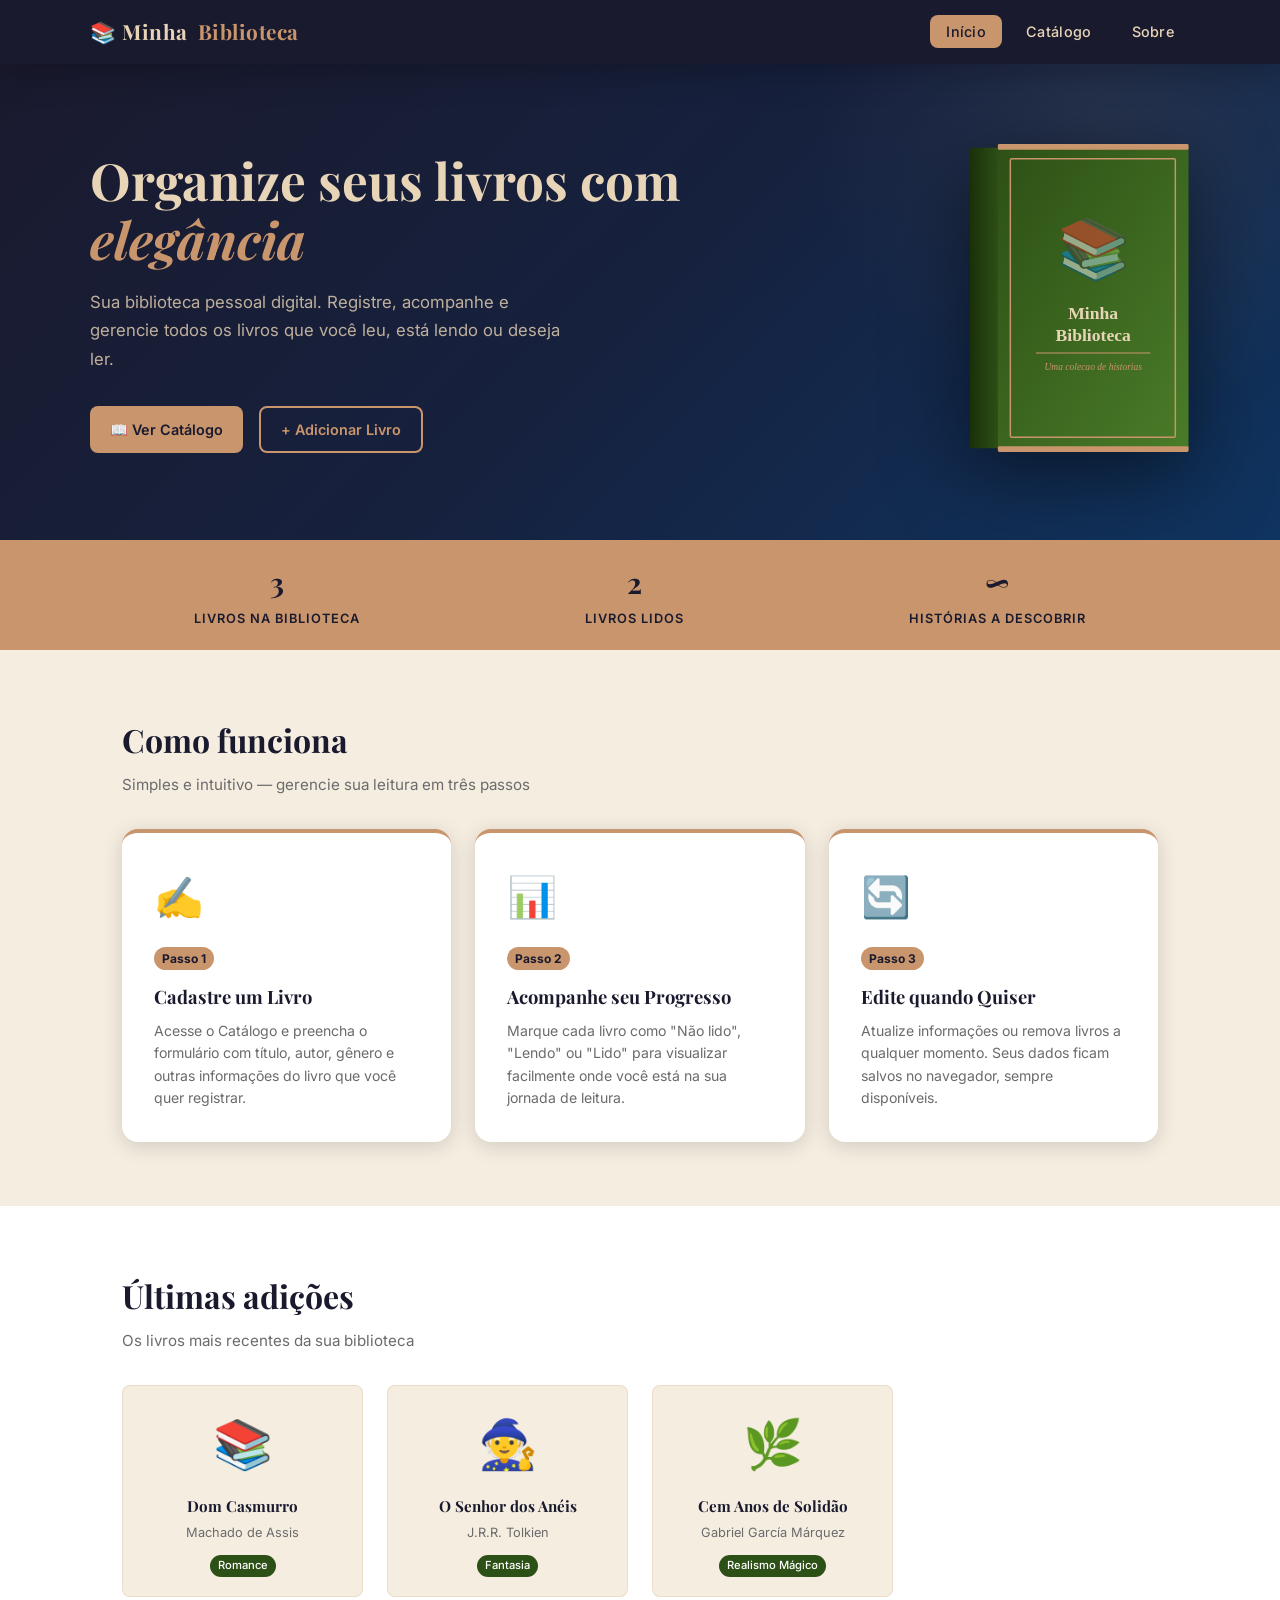
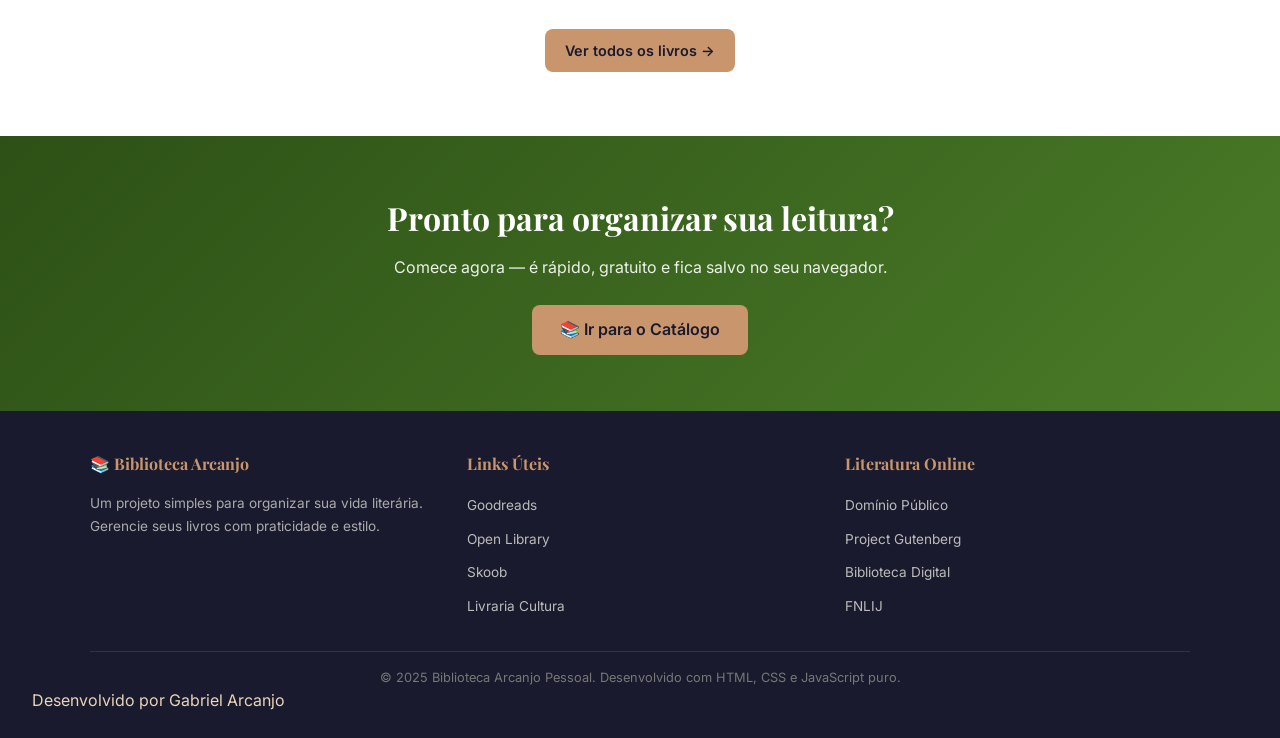
<file: index.html>
<!doctype html>
<html lang="pt-BR">
  <head>
    <meta charset="UTF-8" />
    <meta name="viewport" content="width=device-width, initial-scale=1.0" />
    <title>Biblioteca Arcanjo — Início</title>
    <link rel="stylesheet" href="css/style.css" />
  </head>
  <body>
    
    <nav>
      <div class="nav-container">
        <a href="index.html" class="nav-logo">
          📚 Minha <span>Biblioteca</span>
        </a>
        <ul class="nav-links">
          <li><a href="index.html">Início</a></li>
          <li><a href="catalogo.html">Catálogo</a></li>
          <li><a href="sobre.html">Sobre</a></li>
        </ul>
      </div>
    </nav>

    <main>

      <section class="hero">
        <div class="hero-inner">
          <div class="hero-texto">
            <h1>Organize seus livros com <em>elegância</em></h1>
            <p>
              Sua biblioteca pessoal digital. Registre, acompanhe e gerencie
              todos os livros que você leu, está lendo ou deseja ler.
            </p>
            <div class="hero-acoes">
              <a href="catalogo.html" class="btn btn-primario"
                >📖 Ver Catálogo</a
              >
              <a href="catalogo.html" class="btn btn-secundario"
                >+ Adicionar Livro</a
              >
            </div>
          </div>
          <div class="hero-imagem">
        
            <img
              src="images/livro-destaque.svg"
              alt="Ilustração de um livro verde com detalhes dourados"
              width="220"
            />
          </div>
        </div>
      </section>

      <div class="stats-bar">
        <div class="stats-inner">
          <div class="stat-item">
            <span class="stat-numero" id="total-livros-hero">0</span>
            <span class="stat-label">Livros na Biblioteca</span>
          </div>
          <div class="stat-item">
            <span class="stat-numero" id="total-lidos-hero">0</span>
            <span class="stat-label">Livros Lidos</span>
          </div>
          <div class="stat-item">
            <span class="stat-numero">∞</span>
            <span class="stat-label">Histórias a Descobrir</span>
          </div>
        </div>
      </div>

      <section class="como-funciona">
        <div class="container">
          <h2 class="secao-titulo">Como funciona</h2>
          <p class="secao-subtitulo">
            Simples e intuitivo — gerencie sua leitura em três passos
          </p>

          <div class="cards-passos">
            <div class="card-passo">
              <div class="passo-icone">✍️</div>
              <span class="passo-num">Passo 1</span>
              <h3>Cadastre um Livro</h3>
              <p>
                Acesse o Catálogo e preencha o formulário com título, autor,
                gênero e outras informações do livro que você quer registrar.
              </p>
            </div>
            <div class="card-passo">
              <div class="passo-icone">📊</div>
              <span class="passo-num">Passo 2</span>
              <h3>Acompanhe seu Progresso</h3>
              <p>
                Marque cada livro como "Não lido", "Lendo" ou "Lido" para
                visualizar facilmente onde você está na sua jornada de leitura.
              </p>
            </div>
            <div class="card-passo">
              <div class="passo-icone">🔄</div>
              <span class="passo-num">Passo 3</span>
              <h3>Edite quando Quiser</h3>
              <p>
                Atualize informações ou remova livros a qualquer momento. Seus
                dados ficam salvos no navegador, sempre disponíveis.
              </p>
            </div>
          </div>
        </div>
      </section>

      <!-- ═══ ÚLTIMAS ADIÇÕES ═══ -->
      <section class="ultimas-adicoes">
        <div class="container">
          <h2 class="secao-titulo">Últimas adições</h2>
          <p class="secao-subtitulo">
            Os livros mais recentes da sua biblioteca
          </p>
          <div class="livros-preview" id="preview-livros">

          </div>
          <div style="text-align: center; margin-top: 2rem">
            <a href="catalogo.html" class="btn btn-primario"
              >Ver todos os livros →</a
            >
          </div>
        </div>
      </section>

      <section class="cta-banner">
        <h2>Pronto para organizar sua leitura?</h2>
        <p>Comece agora — é rápido, gratuito e fica salvo no seu navegador.</p>
        <a
          href="catalogo.html"
          class="btn btn-primario"
          style="font-size: 1rem; padding: 12px 28px"
        >
          📚 Ir para o Catálogo
        </a>
      </section>
    </main>

    <footer>
      <div class="footer-container">
        <div class="footer-section">
          <h4>📚 Biblioteca Arcanjo</h4>
          <p>
            Um projeto simples para organizar sua vida literária. Gerencie seus
            livros com praticidade e estilo.
          </p>
        </div>
        <div class="footer-section">
          <h4>Links Úteis</h4>
          <ul class="footer-links">
            <li>
              <a href="https://www.goodreads.com" target="_blank" rel="noopener"
                >Goodreads</a
              >
            </li>
            <li>
              <a href="https://openlibrary.org" target="_blank" rel="noopener"
                >Open Library</a
              >
            </li>
            <li>
              <a href="https://www.skoob.com.br" target="_blank" rel="noopener"
                >Skoob</a
              >
            </li>
            <li>
              <a
                href="https://www.livrariacultura.com.br"
                target="_blank"
                rel="noopener"
                >Livraria Cultura</a
              >
            </li>
          </ul>
        </div>
        <div class="footer-section">
          <h4>Literatura Online</h4>
          <ul class="footer-links">
            <li>
              <a
                href="https://dominiopublico.mec.gov.br/pesquisa/PesquisaObraForm.jsp"
                target="_blank"
                rel="noopener"
                >Domínio Público</a
              >
            </li>
            <li>
              <a href="https://www.gutenberg.org" target="_blank" rel="noopener"
                >Project Gutenberg</a
              >
            </li>
            <li>
              <a href="https://biblion.org.br/" target="_blank" rel="noopener"
                >Biblioteca Digital</a
              >
            </li>
            <li>
              <a
                href="https://www.publishnews.com.br/"
                target="_blank"
                rel="noopener"
                >FNLIJ</a
              >
            </li>
          </ul>
        </div>
      </div>
      <div class="footer-bottom">
        <p>
          &copy; 2025 Biblioteca Arcanjo Pessoal. Desenvolvido com HTML, CSS e
          JavaScript puro.
        </p>
      </div>
      <p>Desenvolvido por Gabriel Arcanjo</p>
    </footer>

    <script src="js/app.js"></script>
  </body>
</html>
</file>
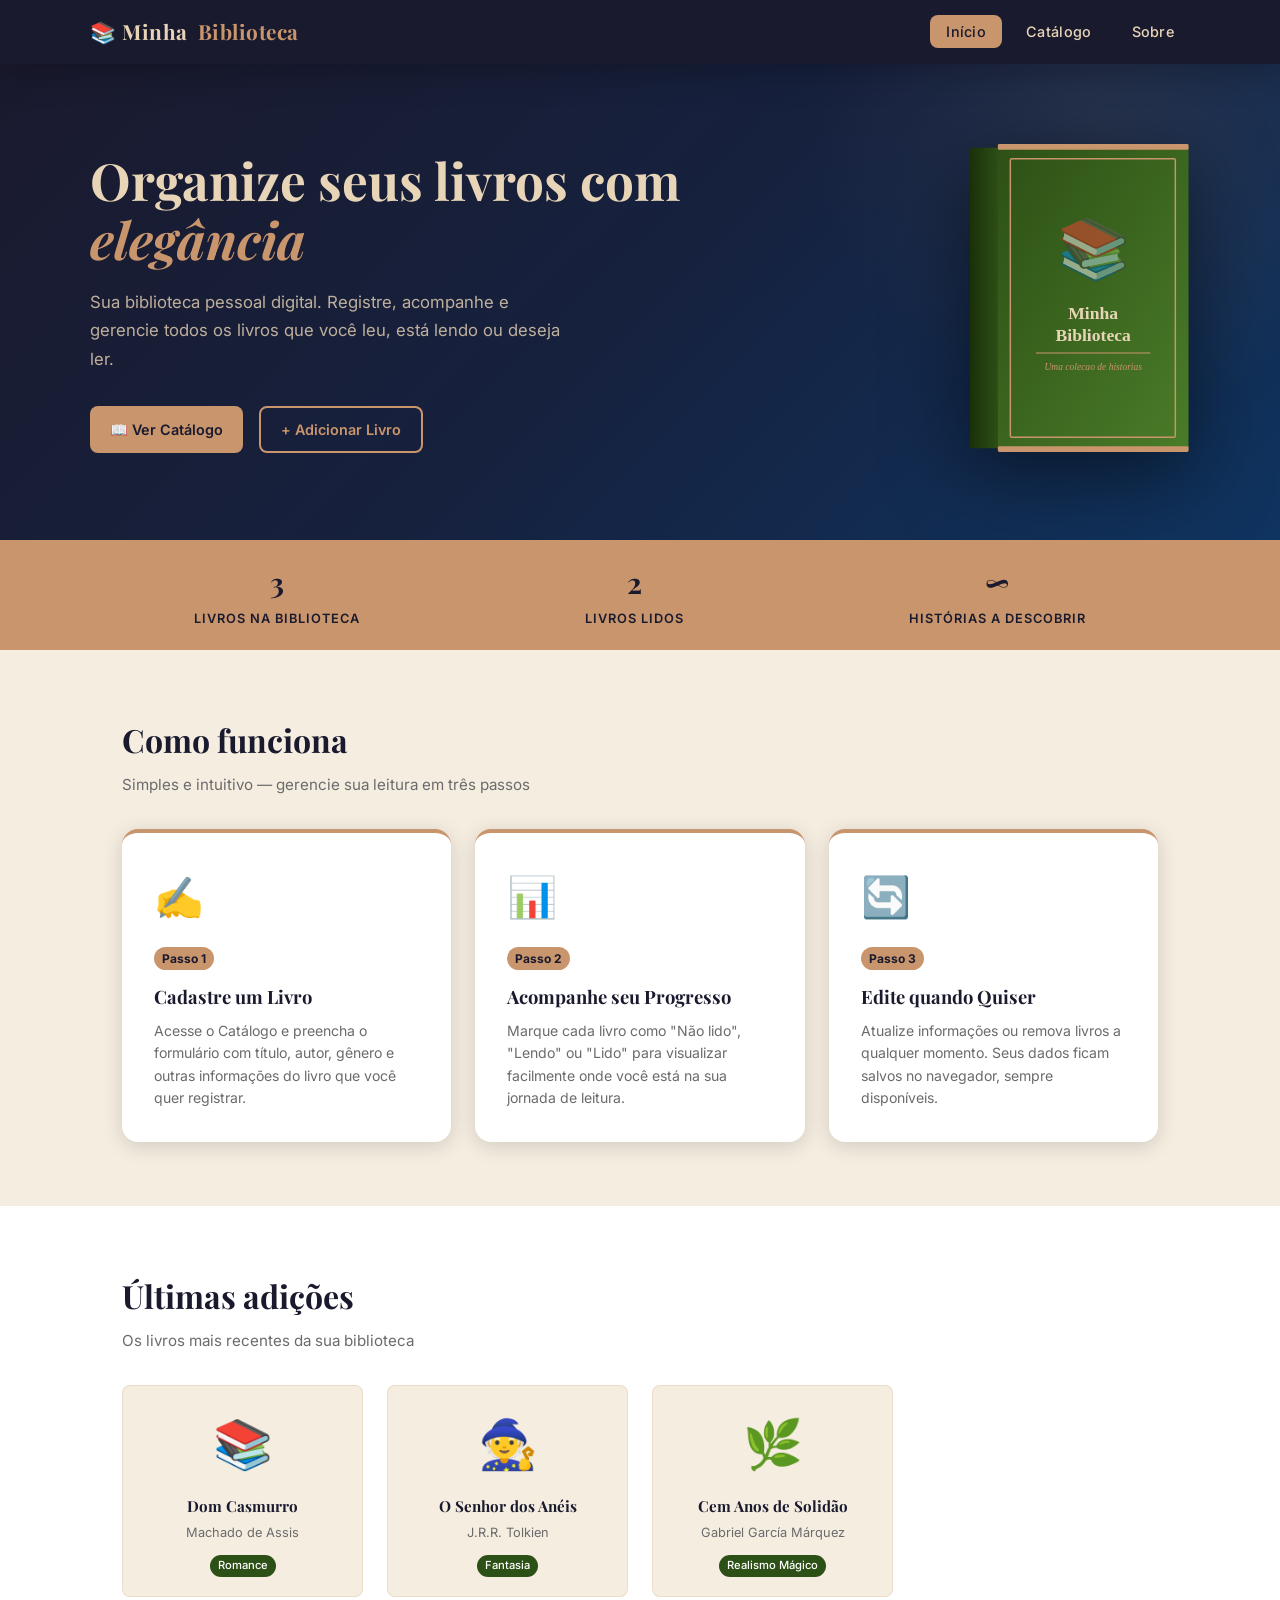
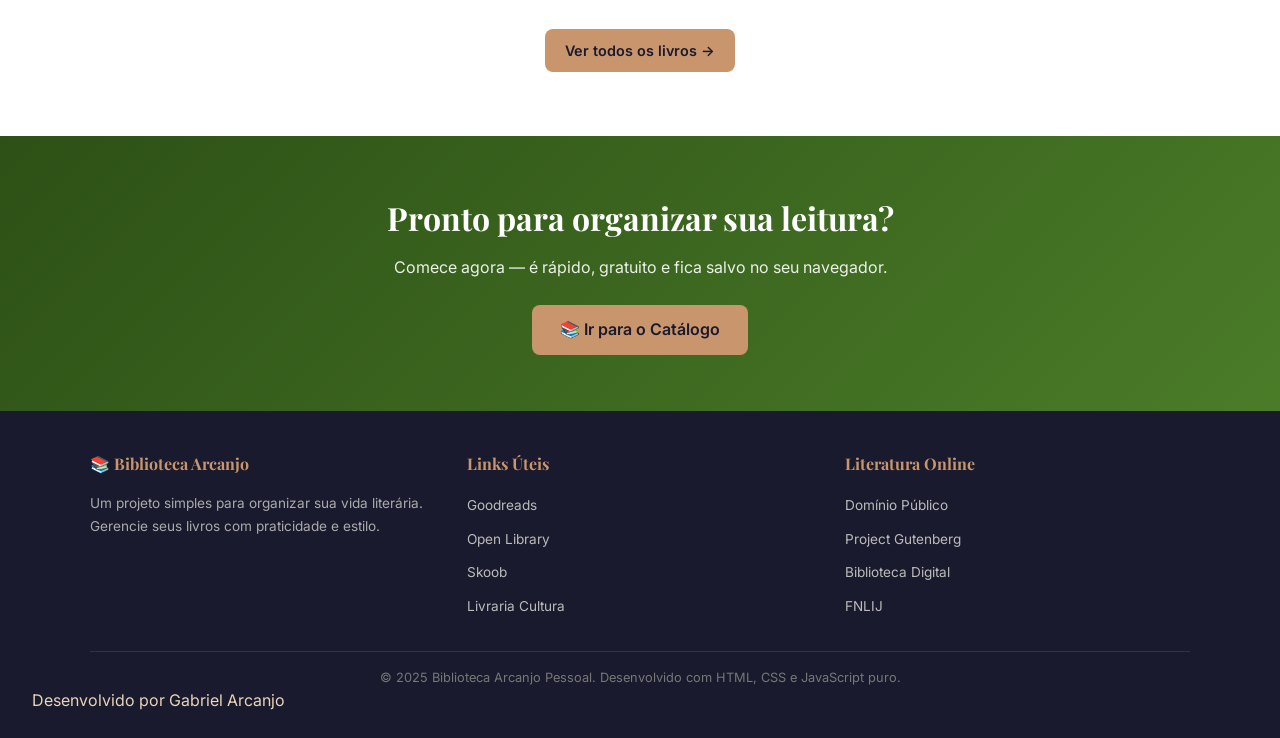
<file: biblioteca-pessoal/biblioteca/index.html>
<!doctype html>
<html lang="pt-BR">
  <head>
    <meta charset="UTF-8" />
    <meta name="viewport" content="width=device-width, initial-scale=1.0" />
    <title>Biblioteca Arcanjo — Início</title>
    <link rel="stylesheet" href="css/style.css" />
  </head>
  <body>
    <!-- ═══ NAVEGAÇÃO ═══ -->
    <nav>
      <div class="nav-container">
        <a href="index.html" class="nav-logo">
          📚 Minha <span>Biblioteca</span>
        </a>
        <ul class="nav-links">
          <li><a href="index.html">Início</a></li>
          <li><a href="catalogo.html">Catálogo</a></li>
          <li><a href="sobre.html">Sobre</a></li>
        </ul>
      </div>
    </nav>

    <main>
      <!-- ═══ HERO ═══ -->
      <section class="hero">
        <div class="hero-inner">
          <div class="hero-texto">
            <h1>Organize seus livros com <em>elegância</em></h1>
            <p>
              Sua biblioteca pessoal digital. Registre, acompanhe e gerencie
              todos os livros que você leu, está lendo ou deseja ler.
            </p>
            <div class="hero-acoes">
              <a href="catalogo.html" class="btn btn-primario"
                >📖 Ver Catálogo</a
              >
              <a href="catalogo.html" class="btn btn-secundario"
                >+ Adicionar Livro</a
              >
            </div>
          </div>
          <div class="hero-imagem">
            <!-- Imagem hospedada localmente (requisito 3.8) -->
            <img
              src="images/livro-destaque.svg"
              alt="Ilustração de um livro verde com detalhes dourados"
              width="220"
            />
          </div>
        </div>
      </section>

      <!-- ═══ BARRA DE STATS ═══ -->
      <div class="stats-bar">
        <div class="stats-inner">
          <div class="stat-item">
            <span class="stat-numero" id="total-livros-hero">0</span>
            <span class="stat-label">Livros na Biblioteca</span>
          </div>
          <div class="stat-item">
            <span class="stat-numero" id="total-lidos-hero">0</span>
            <span class="stat-label">Livros Lidos</span>
          </div>
          <div class="stat-item">
            <span class="stat-numero">∞</span>
            <span class="stat-label">Histórias a Descobrir</span>
          </div>
        </div>
      </div>

      <!-- ═══ COMO FUNCIONA ═══ -->
      <section class="como-funciona">
        <div class="container">
          <h2 class="secao-titulo">Como funciona</h2>
          <p class="secao-subtitulo">
            Simples e intuitivo — gerencie sua leitura em três passos
          </p>

          <div class="cards-passos">
            <div class="card-passo">
              <div class="passo-icone">✍️</div>
              <span class="passo-num">Passo 1</span>
              <h3>Cadastre um Livro</h3>
              <p>
                Acesse o Catálogo e preencha o formulário com título, autor,
                gênero e outras informações do livro que você quer registrar.
              </p>
            </div>
            <div class="card-passo">
              <div class="passo-icone">📊</div>
              <span class="passo-num">Passo 2</span>
              <h3>Acompanhe seu Progresso</h3>
              <p>
                Marque cada livro como "Não lido", "Lendo" ou "Lido" para
                visualizar facilmente onde você está na sua jornada de leitura.
              </p>
            </div>
            <div class="card-passo">
              <div class="passo-icone">🔄</div>
              <span class="passo-num">Passo 3</span>
              <h3>Edite quando Quiser</h3>
              <p>
                Atualize informações ou remova livros a qualquer momento. Seus
                dados ficam salvos no navegador, sempre disponíveis.
              </p>
            </div>
          </div>
        </div>
      </section>

      <!-- ═══ ÚLTIMAS ADIÇÕES ═══ -->
      <section class="ultimas-adicoes">
        <div class="container">
          <h2 class="secao-titulo">Últimas adições</h2>
          <p class="secao-subtitulo">
            Os livros mais recentes da sua biblioteca
          </p>
          <div class="livros-preview" id="preview-livros">
            <!-- Preenchido dinamicamente pelo JS -->
          </div>
          <div style="text-align: center; margin-top: 2rem">
            <a href="catalogo.html" class="btn btn-primario"
              >Ver todos os livros →</a
            >
          </div>
        </div>
      </section>

      <!-- ═══ CTA ═══ -->
      <section class="cta-banner">
        <h2>Pronto para organizar sua leitura?</h2>
        <p>Comece agora — é rápido, gratuito e fica salvo no seu navegador.</p>
        <a
          href="catalogo.html"
          class="btn btn-primario"
          style="font-size: 1rem; padding: 12px 28px"
        >
          📚 Ir para o Catálogo
        </a>
      </section>
    </main>

    <!-- ═══ RODAPÉ ═══ -->
    <footer>
      <div class="footer-container">
        <div class="footer-section">
          <h4>📚 Biblioteca Arcanjo</h4>
          <p>
            Um projeto simples para organizar sua vida literária. Gerencie seus
            livros com praticidade e estilo.
          </p>
        </div>
        <div class="footer-section">
          <h4>Links Úteis</h4>
          <ul class="footer-links">
            <li>
              <a href="https://www.goodreads.com" target="_blank" rel="noopener"
                >Goodreads</a
              >
            </li>
            <li>
              <a href="https://openlibrary.org" target="_blank" rel="noopener"
                >Open Library</a
              >
            </li>
            <li>
              <a href="https://www.skoob.com.br" target="_blank" rel="noopener"
                >Skoob</a
              >
            </li>
            <li>
              <a
                href="https://www.livrariacultura.com.br"
                target="_blank"
                rel="noopener"
                >Livraria Cultura</a
              >
            </li>
          </ul>
        </div>
        <div class="footer-section">
          <h4>Literatura Online</h4>
          <ul class="footer-links">
            <li>
              <a
                href="https://dominiopublico.mec.gov.br/pesquisa/PesquisaObraForm.jsp"
                target="_blank"
                rel="noopener"
                >Domínio Público</a
              >
            </li>
            <li>
              <a href="https://www.gutenberg.org" target="_blank" rel="noopener"
                >Project Gutenberg</a
              >
            </li>
            <li>
              <a href="https://biblion.org.br/" target="_blank" rel="noopener"
                >Biblioteca Digital</a
              >
            </li>
            <li>
              <a
                href="https://www.publishnews.com.br/"
                target="_blank"
                rel="noopener"
                >FNLIJ</a
              >
            </li>
          </ul>
        </div>
      </div>
      <div class="footer-bottom">
        <p>
          &copy; 2025 Biblioteca Arcanjo Pessoal. Desenvolvido com HTML, CSS e
          JavaScript puro.
        </p>
      </div>
      <p>Desenvolvido por Gabriel Arcanjo</p>
    </footer>

    <script src="js/app.js"></script>
  </body>
</html>
</file>
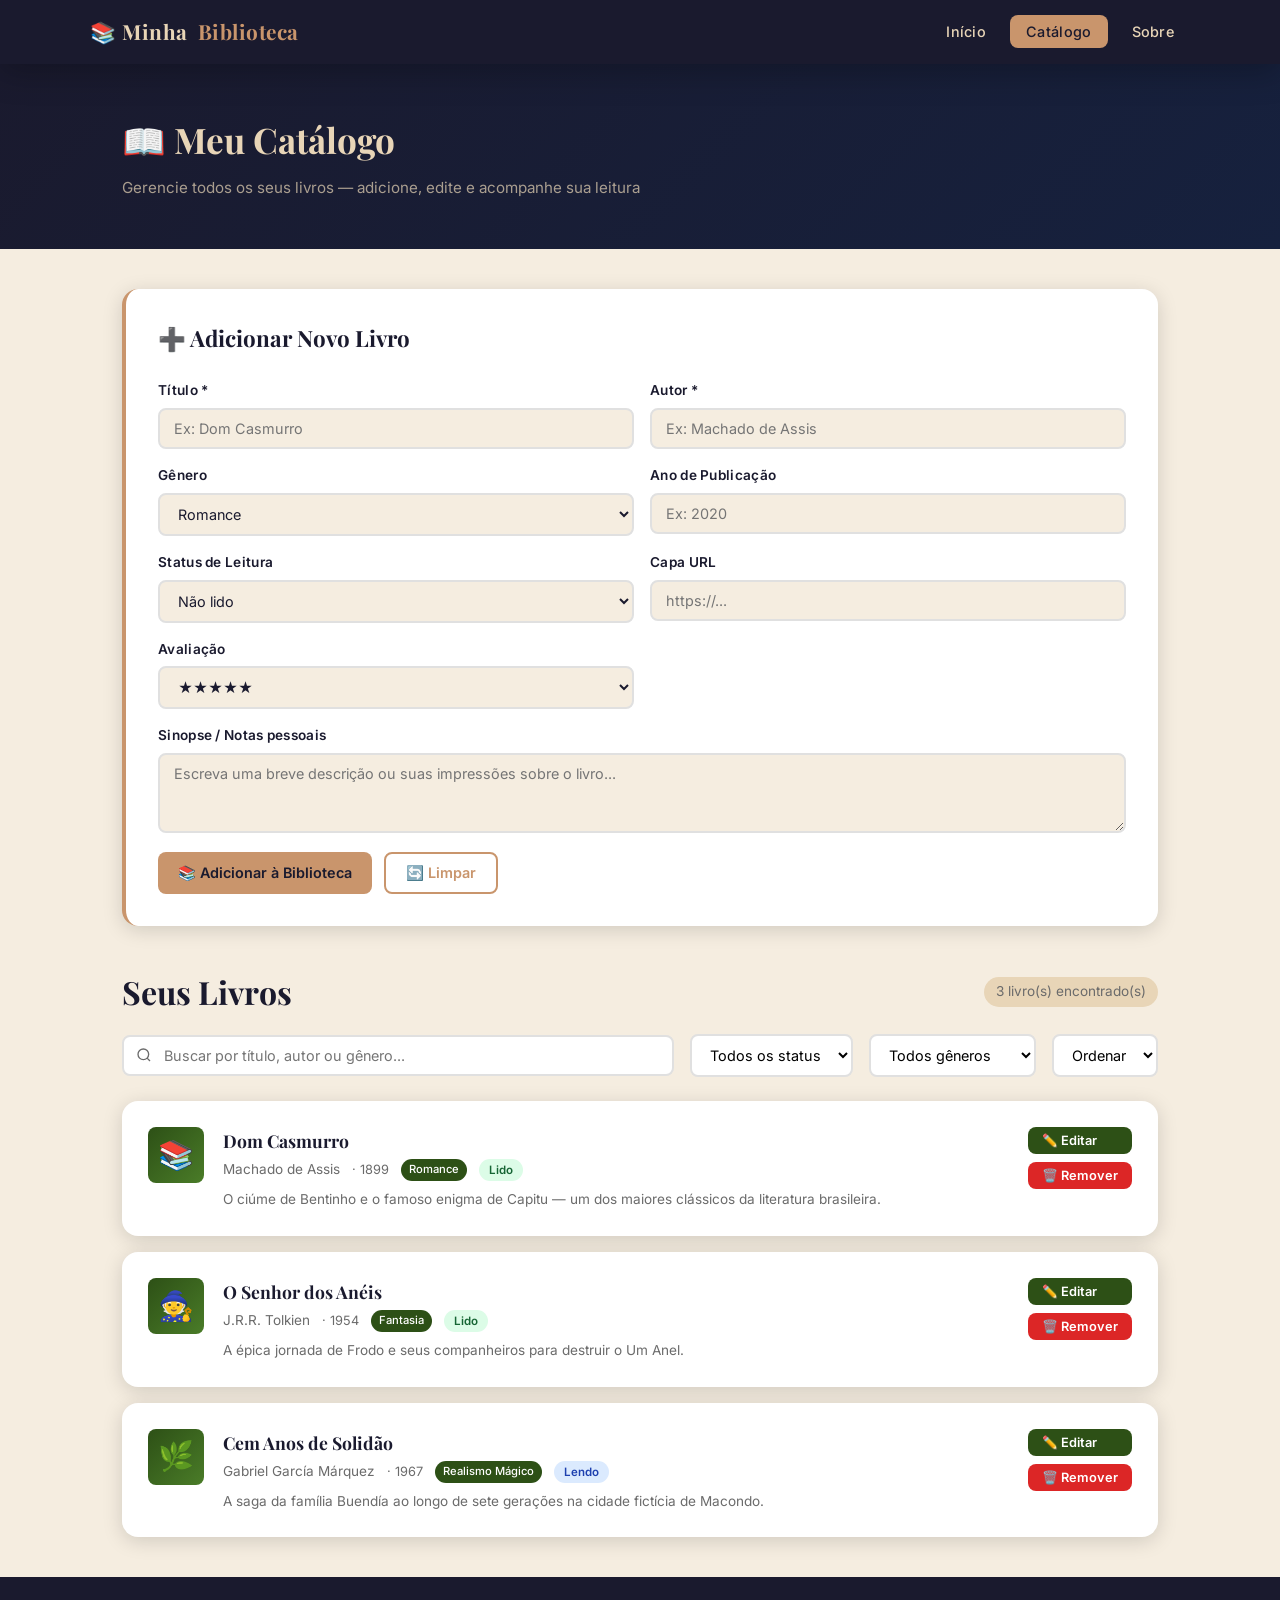
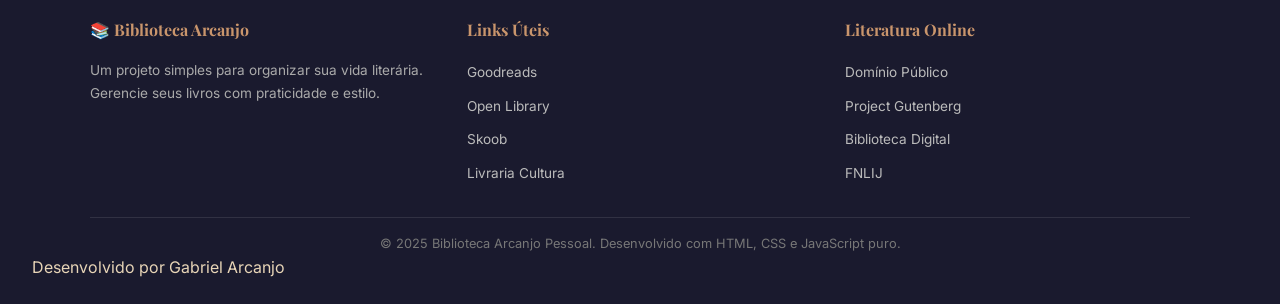
<file: catalogo.html>
<!doctype html>
<html lang="pt-BR">
  <head>
    <meta charset="UTF-8" />
    <meta name="viewport" content="width=device-width, initial-scale=1.0" />
    <title>Biblioteca Arcanjo — Catálogo</title>
    <link rel="stylesheet" href="css/style.css" />
  </head>
  <body>
    
    <nav>
      <div class="nav-container">
        <a href="index.html" class="nav-logo">
          📚 Minha <span>Biblioteca</span>
        </a>
        <ul class="nav-links">
          <li><a href="index.html">Início</a></li>
          <li><a href="catalogo.html">Catálogo</a></li>
          <li><a href="sobre.html">Sobre</a></li>
        </ul>
      </div>
    </nav>

    <main>
     
      <div class="catalogo-header">
        <div class="container">
          <h1>📖 Meu Catálogo</h1>
          <p>
            Gerencie todos os seus livros — adicione, edite e acompanhe sua
            leitura
          </p>
        </div>
      </div>

      <div class="catalogo-conteudo container">
       
        <div class="form-card">
          <h2>➕ Adicionar Novo Livro</h2>
          <form id="form-adicionar" novalidate>
            <div class="form-grid">
              <div class="form-grupo">
                <label for="titulo">Título *</label>
                <input
                  type="text"
                  id="titulo"
                  name="titulo"
                  placeholder="Ex: Dom Casmurro"
                  required
                />
              </div>
              <div class="form-grupo">
                <label for="autor">Autor *</label>
                <input
                  type="text"
                  id="autor"
                  name="autor"
                  placeholder="Ex: Machado de Assis"
                  required
                />
              </div>
              <div class="form-grupo">
                <label for="genero">Gênero</label>
                <select id="genero" name="genero">
                  <option value="Romance">Romance</option>
                  <option value="Ficção Científica">Ficção Científica</option>
                  <option value="Fantasia">Fantasia</option>
                  <option value="Mistério">Mistério</option>
                  <option value="Terror">Terror</option>
                  <option value="Biografia">Biografia</option>
                  <option value="História">História</option>
                  <option value="Autoajuda">Autoajuda</option>
                  <option value="Realismo Mágico">Realismo Mágico</option>
                  <option value="Poesia">Poesia</option>
                  <option value="Outro">Outro</option>
                </select>
              </div>
              <div class="form-grupo">
                <label for="ano">Ano de Publicação</label>
                <input
                  type="number"
                  id="ano"
                  name="ano"
                  placeholder="Ex: 2020"
                  min="1000"
                  max="2099"
                />
              </div>
              <div class="form-grupo">
                <label for="status">Status de Leitura</label>
                <select id="status" name="status">
                  <option value="nao">Não lido</option>
                  <option value="lendo">Lendo</option>
                  <option value="lido">Lido</option>
                </select>
              </div>
              <div class="form-grupo"><label>Capa URL</label><input type="text" id="capa" name="capa" placeholder="https://..."></div>
<div class="form-grupo"><label>Avaliação</label><select id="avaliacao" name="avaliacao"><option value="1">★</option><option value="2">★★</option><option value="3">★★★</option><option value="4">★★★★</option><option value="5" selected>★★★★★</option></select></div>
<div class="form-grupo span-2">
                <label for="descricao">Sinopse / Notas pessoais</label>
                <textarea
                  id="descricao"
                  name="descricao"
                  placeholder="Escreva uma breve descrição ou suas impressões sobre o livro..."
                ></textarea>
              </div>
            </div>
            <div class="form-acoes">
              <button type="submit" class="btn btn-primario">
                📚 Adicionar à Biblioteca
              </button>
              <button type="reset" class="btn btn-secundario">🔄 Limpar</button>
            </div>
          </form>
        </div>

      
        <div>
          <div class="lista-livros-header">
            <h2 class="secao-titulo" style="margin-bottom: 0">Seus Livros</h2>
            <span class="contagem-livros" id="contagem-livros">0 livro(s)</span>
          </div>

          <!-- Filtros e busca -->
          <div class="controles-busca">
            <input
              type="search"
              class="input-busca"
              id="busca"
              placeholder="Buscar por título, autor ou gênero..."
            />
            <select class="select-filtro" id="filtro-status">
              <option value="">Todos os status</option>
              <option value="nao">Não lidos</option>
              <option value="lendo">Lendo</option>
              <option value="lido">Lidos</option>
            </select><select id="filtro-genero" class="select-filtro"><option value="">Todos gêneros</option></select><select id="ordenacao" class="select-filtro"><option value="">Ordenar</option><option value="autor">Autor</option><option value="ano">Ano</option></select></div>

          
          <div id="lista-livros">
          
          </div>

       
          <div class="estado-vazio" id="estado-vazio">
            <span class="icone-vazio">📭</span>
            <h3>Nenhum livro encontrado</h3>
            <p>Use o formulário acima para adicionar seu primeiro livro!</p>
          </div>
        </div>
      </div>
    </main>

    
    <div class="overlay-modal" id="overlay-modal">
      <div class="modal">
        <div class="modal-header">
          <h2>✏️ Editar Livro</h2>
          <button class="btn-fechar-modal" id="btn-fechar-modal" title="Fechar">
            &times;
          </button>
        </div>
        <form id="form-edicao" novalidate>
          <div class="form-grid">
            <div class="form-grupo">
              <label for="edit-titulo">Título *</label>
              <input type="text" id="edit-titulo" required />
            </div>
            <div class="form-grupo">
              <label for="edit-autor">Autor *</label>
              <input type="text" id="edit-autor" required />
            </div>
            <div class="form-grupo">
              <label for="edit-genero">Gênero</label>
              <select id="edit-genero">
                <option value="Romance">Romance</option>
                <option value="Ficção Científica">Ficção Científica</option>
                <option value="Fantasia">Fantasia</option>
                <option value="Mistério">Mistério</option>
                <option value="Terror">Terror</option>
                <option value="Biografia">Biografia</option>
                <option value="História">História</option>
                <option value="Autoajuda">Autoajuda</option>
                <option value="Realismo Mágico">Realismo Mágico</option>
                <option value="Poesia">Poesia</option>
                <option value="Outro">Outro</option>
              </select>
            </div>
            <div class="form-grupo">
              <label for="edit-ano">Ano</label>
              <input type="number" id="edit-ano" min="1000" max="2099" />
            </div>
            <div class="form-grupo">
              <label for="edit-status">Status</label>
              <select id="edit-status">
                <option value="nao">Não lido</option>
                <option value="lendo">Lendo</option>
                <option value="lido">Lido</option>
              </select>
            </div>
            <div class="form-grupo"><label>Capa URL</label><input type="text" id="capa" name="capa" placeholder="https://..."></div>
<div class="form-grupo"><label>Avaliação</label><select id="avaliacao" name="avaliacao"><option value="1">★</option><option value="2">★★</option><option value="3">★★★</option><option value="4">★★★★</option><option value="5" selected>★★★★★</option></select></div>
<div class="form-grupo span-2">
              <label for="edit-descricao">Sinopse / Notas</label>
              <textarea id="edit-descricao"></textarea>
            </div>
          </div>
          <div class="form-acoes" style="margin-top: 1rem">
            <button type="submit" class="btn btn-primario">
              💾 Salvar Alterações
            </button>
            <button
              type="button"
              class="btn btn-secundario"
              onclick="fecharModal()"
            >
              Cancelar
            </button>
          </div>
        </form>
      </div>
    </div>

    
    <footer>
      <div class="footer-container">
        <div class="footer-section">
          <h4>📚 Biblioteca Arcanjo</h4>
          <p>
            Um projeto simples para organizar sua vida literária. Gerencie seus
            livros com praticidade e estilo.
          </p>
        </div>
        <div class="footer-section">
          <h4>Links Úteis</h4>
          <ul class="footer-links">
            <li>
              <a href="https://www.goodreads.com" target="_blank" rel="noopener"
                >Goodreads</a
              >
            </li>
            <li>
              <a href="https://openlibrary.org" target="_blank" rel="noopener"
                >Open Library</a
              >
            </li>
            <li>
              <a href="https://www.skoob.com.br" target="_blank" rel="noopener"
                >Skoob</a
              >
            </li>
            <li>
              <a
                href="https://www.livrariacultura.com.br"
                target="_blank"
                rel="noopener"
                >Livraria Cultura</a
              >
            </li>
          </ul>
        </div>
        <div class="footer-section">
          <h4>Literatura Online</h4>
          <ul class="footer-links">
            <li>
              <a href="https://www.dominio.pub" target="_blank" rel="noopener"
                >Domínio Público</a
              >
            </li>
            <li>
              <a href="https://www.gutenberg.org" target="_blank" rel="noopener"
                >Project Gutenberg</a
              >
            </li>
            <li>
              <a
                href="https://bibliotecadigital.org.br"
                target="_blank"
                rel="noopener"
                >Biblioteca Digital</a
              >
            </li>
            <li>
              <a href="https://www.fnlij.org.br" target="_blank" rel="noopener"
                >FNLIJ</a
              >
            </li>
          </ul>
        </div>
      </div>
      <div class="footer-bottom">
        <p>
          &copy; 2025 Biblioteca Arcanjo Pessoal. Desenvolvido com HTML, CSS e
          JavaScript puro.
        </p>
      </div>
    <p>Desenvolvido por Gabriel Arcanjo</p></footer>

    <script src="js/app.js"></script>
  </body>
</html>
</file>
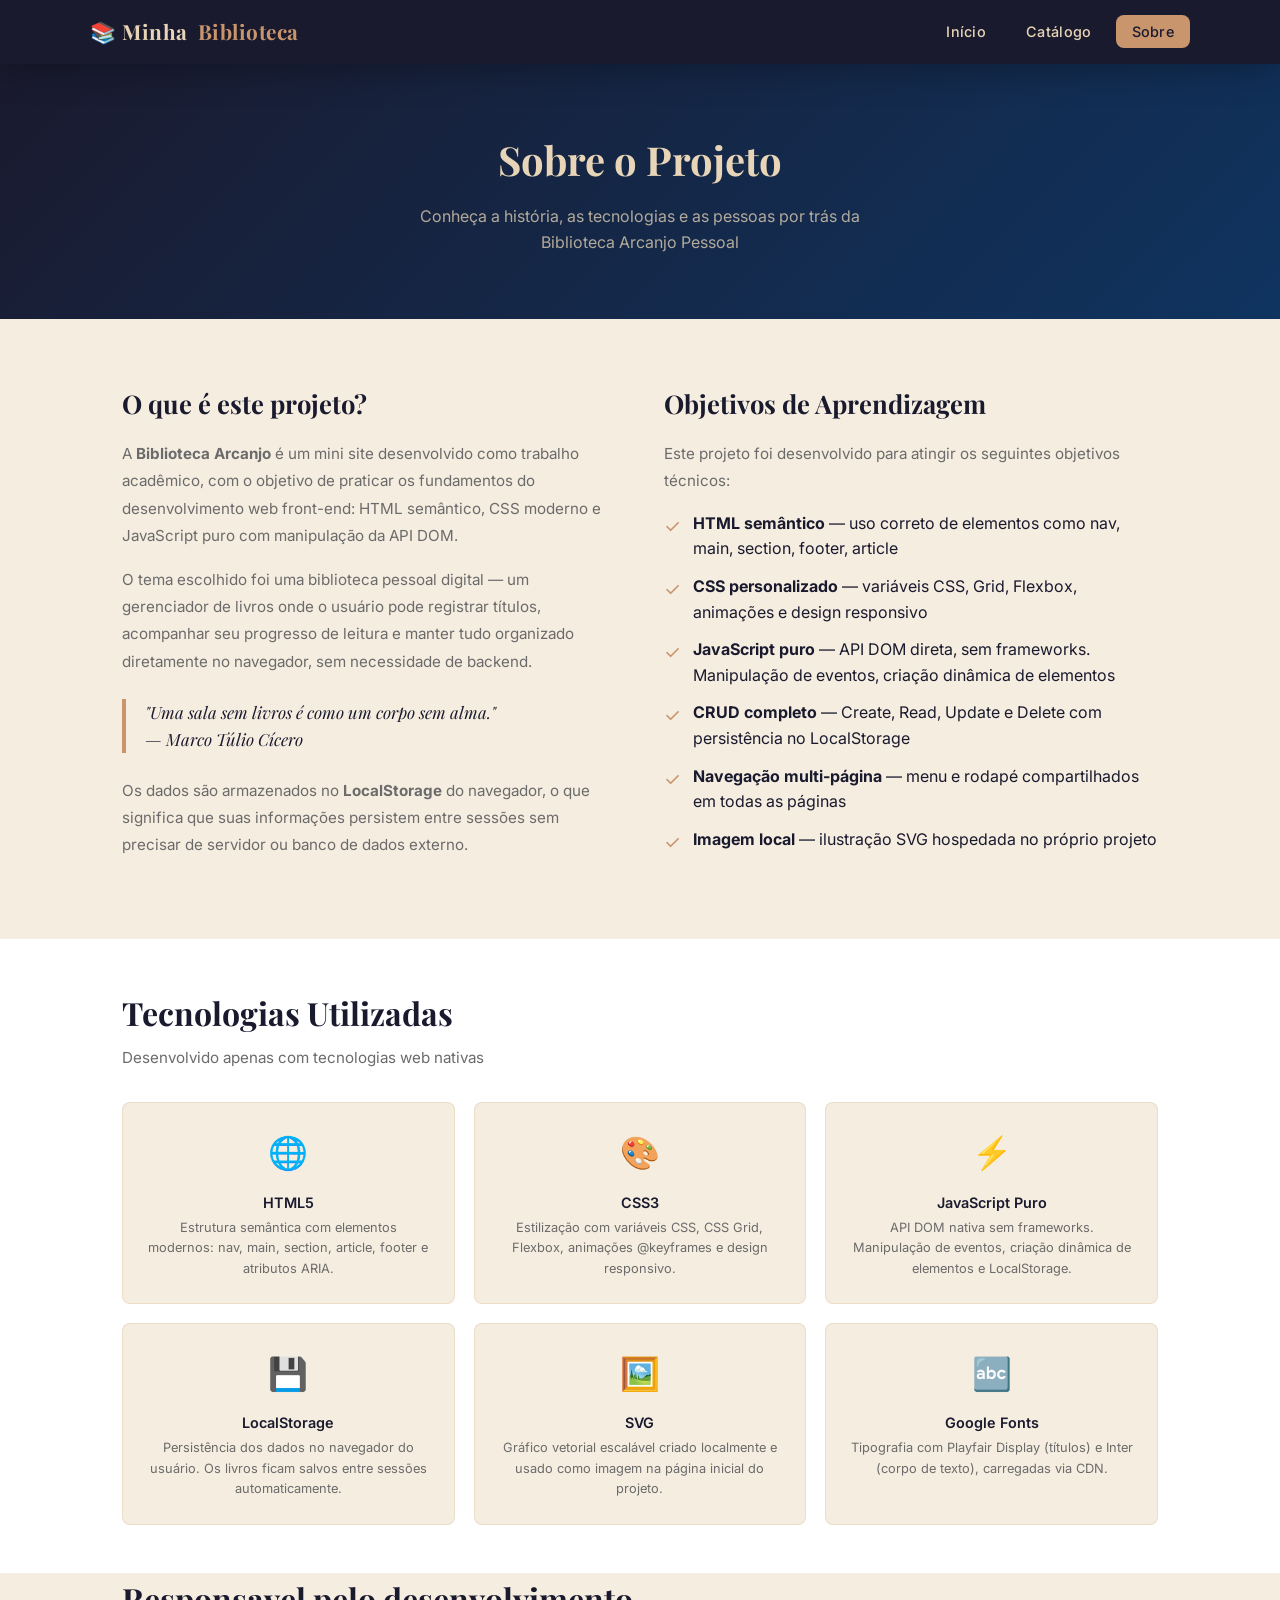
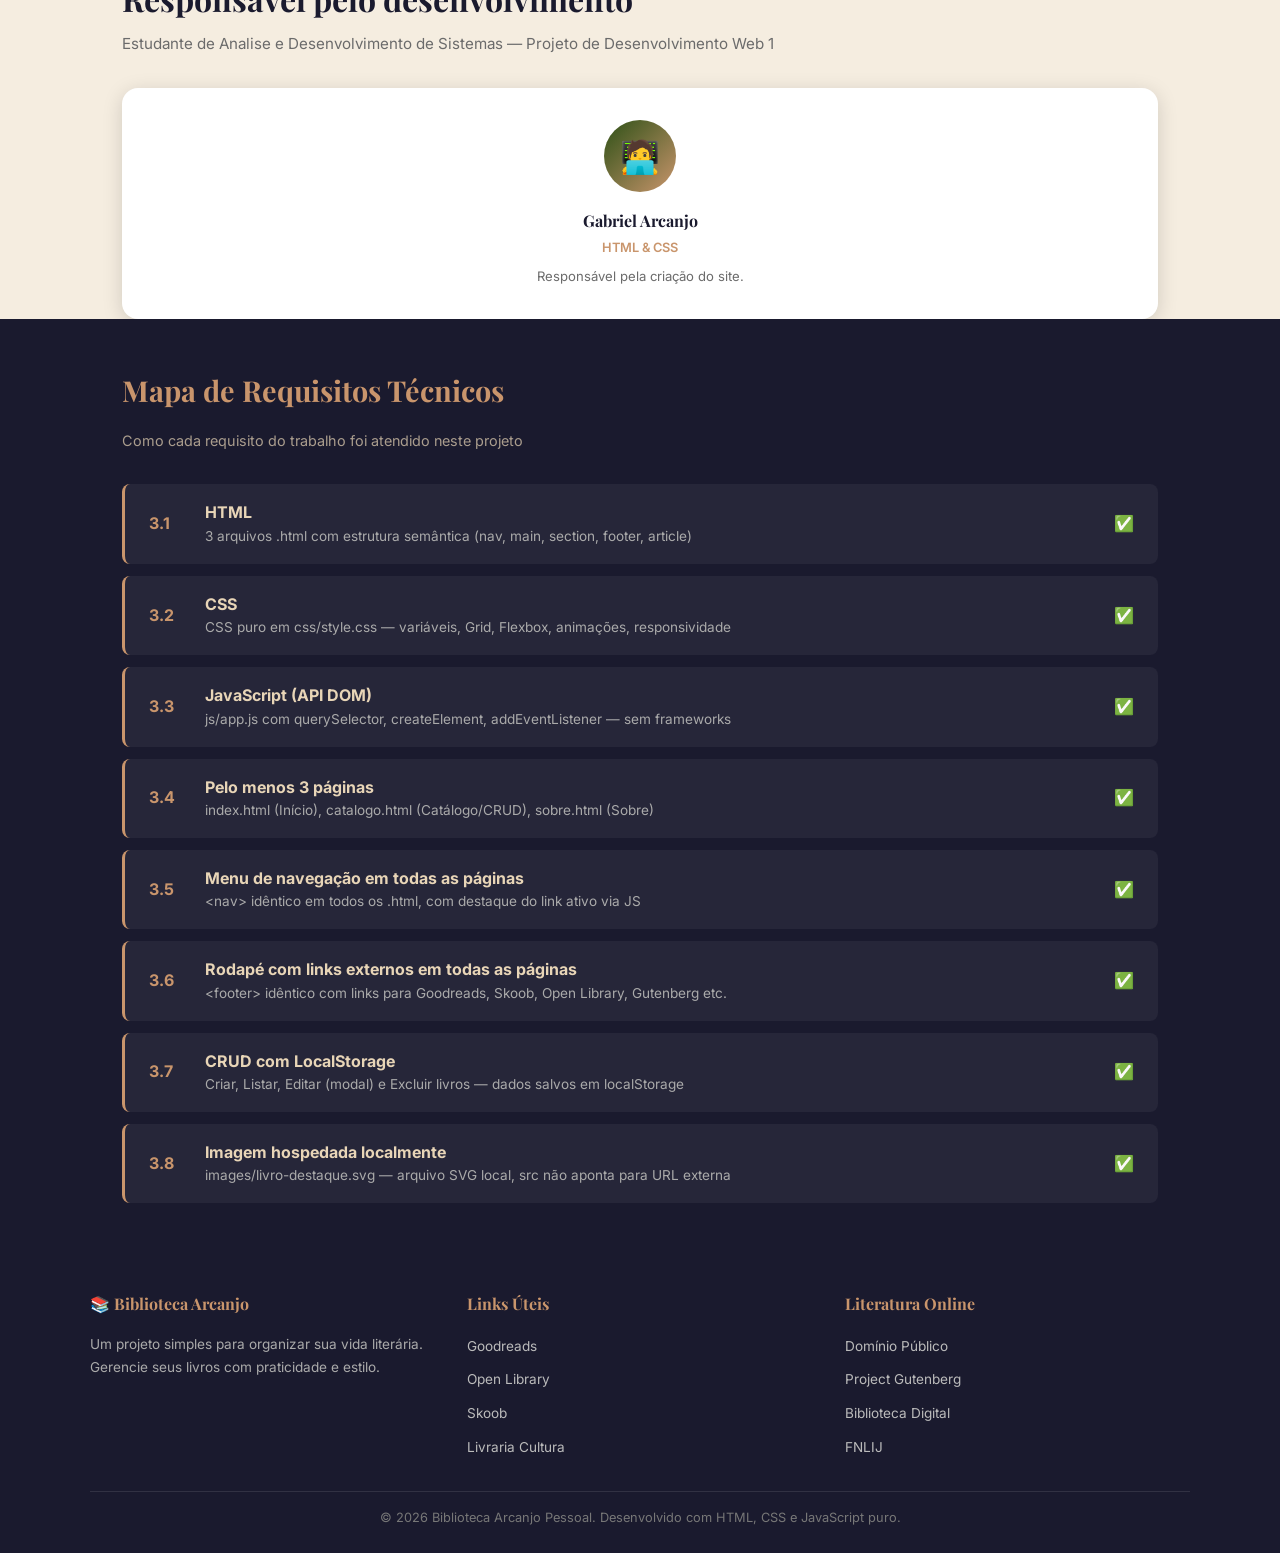
<file: sobre.html>
<!DOCTYPE html>
<html lang="pt-BR">
<head>
  <meta charset="UTF-8" />
  <meta name="viewport" content="width=device-width, initial-scale=1.0" />
  <title>Biblioteca Arcanjo — Sobre</title>
  <link rel="stylesheet" href="css/style.css" />
</head>
<body>

  <nav>
    <div class="nav-container">
      <a href="index.html" class="nav-logo">
        📚 Minha <span>Biblioteca</span>
      </a>
      <ul class="nav-links">
        <li><a href="index.html">Início</a></li>
        <li><a href="catalogo.html">Catálogo</a></li>
        <li><a href="sobre.html">Sobre</a></li>
      </ul>
    </div>
  </nav>

  <main>


    <div class="sobre-hero">
      <h1>Sobre o Projeto</h1>
      <p>Conheça a história, as tecnologias e as pessoas por trás da Biblioteca Arcanjo Pessoal</p>
    </div>

    <section class="sobre-conteudo">
      <div class="container">
        <div class="sobre-grid">

          <div class="sobre-texto">
            <h2>O que é este projeto?</h2>
            <p>
              A <strong>Biblioteca Arcanjo</strong> é um mini site desenvolvido como trabalho
              acadêmico, com o objetivo de praticar os fundamentos do desenvolvimento web
              front-end: HTML semântico, CSS moderno e JavaScript puro com manipulação da API DOM.
            </p>
            <p>
              O tema escolhido foi uma biblioteca pessoal digital — um gerenciador de livros
              onde o usuário pode registrar títulos, acompanhar seu progresso de leitura e
              manter tudo organizado diretamente no navegador, sem necessidade de backend.
            </p>

            <blockquote>
              "Uma sala sem livros é como um corpo sem alma."
              <br/>— Marco Túlio Cícero
            </blockquote>

            <p>
              Os dados são armazenados no <strong>LocalStorage</strong> do navegador, o que
              significa que suas informações persistem entre sessões sem precisar de servidor
              ou banco de dados externo.
            </p>
          </div>

          <div class="sobre-texto">
            <h2>Objetivos de Aprendizagem</h2>
            <p>Este projeto foi desenvolvido para atingir os seguintes objetivos técnicos:</p>
            <ul style="list-style: none; padding: 0; display: flex; flex-direction: column; gap: 0.75rem; margin-top: 0.5rem;">
              <li style="display: flex; gap: 0.75rem; align-items: flex-start;">
                <span style="color: var(--ambar); font-size: 1.2rem; flex-shrink: 0;">✓</span>
                <span><strong>HTML semântico</strong> — uso correto de elementos como nav, main, section, footer, article</span>
              </li>
              <li style="display: flex; gap: 0.75rem; align-items: flex-start;">
                <span style="color: var(--ambar); font-size: 1.2rem; flex-shrink: 0;">✓</span>
                <span><strong>CSS personalizado</strong> — variáveis CSS, Grid, Flexbox, animações e design responsivo</span>
              </li>
              <li style="display: flex; gap: 0.75rem; align-items: flex-start;">
                <span style="color: var(--ambar); font-size: 1.2rem; flex-shrink: 0;">✓</span>
                <span><strong>JavaScript puro</strong> — API DOM direta, sem frameworks. Manipulação de eventos, criação dinâmica de elementos</span>
              </li>
              <li style="display: flex; gap: 0.75rem; align-items: flex-start;">
                <span style="color: var(--ambar); font-size: 1.2rem; flex-shrink: 0;">✓</span>
                <span><strong>CRUD completo</strong> — Create, Read, Update e Delete com persistência no LocalStorage</span>
              </li>
              <li style="display: flex; gap: 0.75rem; align-items: flex-start;">
                <span style="color: var(--ambar); font-size: 1.2rem; flex-shrink: 0;">✓</span>
                <span><strong>Navegação multi-página</strong> — menu e rodapé compartilhados em todas as páginas</span>
              </li>
              <li style="display: flex; gap: 0.75rem; align-items: flex-start;">
                <span style="color: var(--ambar); font-size: 1.2rem; flex-shrink: 0;">✓</span>
                <span><strong>Imagem local</strong> — ilustração SVG hospedada no próprio projeto</span>
              </li>
            </ul>
          </div>

        </div>
      </div>
    </section>

    <section class="tecnologias">
      <div class="container">
        <h2 class="secao-titulo">Tecnologias Utilizadas</h2>
        <p class="secao-subtitulo">Desenvolvido apenas com tecnologias web nativas</p>

        <div class="tech-grid">
          <div class="tech-card">
            <span class="tech-icone">🌐</span>
            <h4>HTML5</h4>
            <p>Estrutura semântica com elementos modernos: nav, main, section, article, footer e atributos ARIA.</p>
          </div>
          <div class="tech-card">
            <span class="tech-icone">🎨</span>
            <h4>CSS3</h4>
            <p>Estilização com variáveis CSS, CSS Grid, Flexbox, animações @keyframes e design responsivo.</p>
          </div>
          <div class="tech-card">
            <span class="tech-icone">⚡</span>
            <h4>JavaScript Puro</h4>
            <p>API DOM nativa sem frameworks. Manipulação de eventos, criação dinâmica de elementos e LocalStorage.</p>
          </div>
          <div class="tech-card">
            <span class="tech-icone">💾</span>
            <h4>LocalStorage</h4>
            <p>Persistência dos dados no navegador do usuário. Os livros ficam salvos entre sessões automaticamente.</p>
          </div>
          <div class="tech-card">
            <span class="tech-icone">🖼️</span>
            <h4>SVG</h4>
            <p>Gráfico vetorial escalável criado localmente e usado como imagem na página inicial do projeto.</p>
          </div>
          <div class="tech-card">
            <span class="tech-icone">🔤</span>
            <h4>Google Fonts</h4>
            <p>Tipografia com Playfair Display (títulos) e Inter (corpo de texto), carregadas via CDN.</p>
          </div>
        </div>
      </div>
    </section>

   
    <section class="responsavel">
      <div class="container">
        <h2 class="secao-titulo">Responsavel pelo desenvolvimento</h2>
        <p class="secao-subtitulo">Estudante de Analise e Desenvolvimento de Sistemas — Projeto de Desenvolvimento Web 1</p>

        <div class="responsavel-cards">
          <div class="card-membro">
            <div class="avatar">🧑‍💻</div>
            <h3>Gabriel Arcanjo</h3>
            <p class="papel">HTML &amp; CSS</p>
            <p>Responsável pela criação do site.</p>
          </div>
    </section>

    
    <section style="padding: 3rem 2rem; background: var(--azul-noite); color: var(--pergaminho);">
      <div class="container">
        <h2 style="font-family: 'Playfair Display', serif; font-size: 1.8rem; margin-bottom: 1rem; color: var(--ambar);">
          Mapa de Requisitos Técnicos
        </h2>
        <p style="color: rgba(232, 213, 183, 0.7); margin-bottom: 2rem; font-size: 0.9rem;">
          Como cada requisito do trabalho foi atendido neste projeto
        </p>

        <div style="display: grid; gap: 0.75rem;">
          <div style="background: rgba(255,255,255,0.05); border-radius: 8px; padding: 1rem 1.5rem; display: flex; gap: 1rem; align-items: center; border-left: 3px solid var(--ambar);">
            <span style="color: var(--ambar); font-weight: 700; min-width: 40px;">3.1</span>
            <div>
              <strong>HTML</strong>
              <span style="color: #aaa; font-size: 0.85rem; display: block;">3 arquivos .html com estrutura semântica (nav, main, section, footer, article)</span>
            </div>
            <span style="margin-left: auto; color: #4ade80;">✅</span>
          </div>
          <div style="background: rgba(255,255,255,0.05); border-radius: 8px; padding: 1rem 1.5rem; display: flex; gap: 1rem; align-items: center; border-left: 3px solid var(--ambar);">
            <span style="color: var(--ambar); font-weight: 700; min-width: 40px;">3.2</span>
            <div>
              <strong>CSS</strong>
              <span style="color: #aaa; font-size: 0.85rem; display: block;">CSS puro em css/style.css — variáveis, Grid, Flexbox, animações, responsividade</span>
            </div>
            <span style="margin-left: auto; color: #4ade80;">✅</span>
          </div>
          <div style="background: rgba(255,255,255,0.05); border-radius: 8px; padding: 1rem 1.5rem; display: flex; gap: 1rem; align-items: center; border-left: 3px solid var(--ambar);">
            <span style="color: var(--ambar); font-weight: 700; min-width: 40px;">3.3</span>
            <div>
              <strong>JavaScript (API DOM)</strong>
              <span style="color: #aaa; font-size: 0.85rem; display: block;">js/app.js com querySelector, createElement, addEventListener — sem frameworks</span>
            </div>
            <span style="margin-left: auto; color: #4ade80;">✅</span>
          </div>
          <div style="background: rgba(255,255,255,0.05); border-radius: 8px; padding: 1rem 1.5rem; display: flex; gap: 1rem; align-items: center; border-left: 3px solid var(--ambar);">
            <span style="color: var(--ambar); font-weight: 700; min-width: 40px;">3.4</span>
            <div>
              <strong>Pelo menos 3 páginas</strong>
              <span style="color: #aaa; font-size: 0.85rem; display: block;">index.html (Início), catalogo.html (Catálogo/CRUD), sobre.html (Sobre)</span>
            </div>
            <span style="margin-left: auto; color: #4ade80;">✅</span>
          </div>
          <div style="background: rgba(255,255,255,0.05); border-radius: 8px; padding: 1rem 1.5rem; display: flex; gap: 1rem; align-items: center; border-left: 3px solid var(--ambar);">
            <span style="color: var(--ambar); font-weight: 700; min-width: 40px;">3.5</span>
            <div>
              <strong>Menu de navegação em todas as páginas</strong>
              <span style="color: #aaa; font-size: 0.85rem; display: block;">&lt;nav&gt; idêntico em todos os .html, com destaque do link ativo via JS</span>
            </div>
            <span style="margin-left: auto; color: #4ade80;">✅</span>
          </div>
          <div style="background: rgba(255,255,255,0.05); border-radius: 8px; padding: 1rem 1.5rem; display: flex; gap: 1rem; align-items: center; border-left: 3px solid var(--ambar);">
            <span style="color: var(--ambar); font-weight: 700; min-width: 40px;">3.6</span>
            <div>
              <strong>Rodapé com links externos em todas as páginas</strong>
              <span style="color: #aaa; font-size: 0.85rem; display: block;">&lt;footer&gt; idêntico com links para Goodreads, Skoob, Open Library, Gutenberg etc.</span>
            </div>
            <span style="margin-left: auto; color: #4ade80;">✅</span>
          </div>
          <div style="background: rgba(255,255,255,0.05); border-radius: 8px; padding: 1rem 1.5rem; display: flex; gap: 1rem; align-items: center; border-left: 3px solid var(--ambar);">
            <span style="color: var(--ambar); font-weight: 700; min-width: 40px;">3.7</span>
            <div>
              <strong>CRUD com LocalStorage</strong>
              <span style="color: #aaa; font-size: 0.85rem; display: block;">Criar, Listar, Editar (modal) e Excluir livros — dados salvos em localStorage</span>
            </div>
            <span style="margin-left: auto; color: #4ade80;">✅</span>
          </div>
          <div style="background: rgba(255,255,255,0.05); border-radius: 8px; padding: 1rem 1.5rem; display: flex; gap: 1rem; align-items: center; border-left: 3px solid var(--ambar);">
            <span style="color: var(--ambar); font-weight: 700; min-width: 40px;">3.8</span>
            <div>
              <strong>Imagem hospedada localmente</strong>
              <span style="color: #aaa; font-size: 0.85rem; display: block;">images/livro-destaque.svg — arquivo SVG local, src não aponta para URL externa</span>
            </div>
            <span style="margin-left: auto; color: #4ade80;">✅</span>
          </div>
        </div>
      </div>
    </section>

  </main>

  <footer>
    <div class="footer-container">
      <div class="footer-section">
        <h4>📚 Biblioteca Arcanjo</h4>
        <p>Um projeto simples para organizar sua vida literária. Gerencie seus livros com praticidade e estilo.</p>
      </div>
      <div class="footer-section">
        <h4>Links Úteis</h4>
        <ul class="footer-links">
          <li><a href="https://www.goodreads.com" target="_blank" rel="noopener">Goodreads</a></li>
          <li><a href="https://openlibrary.org" target="_blank" rel="noopener">Open Library</a></li>
          <li><a href="https://www.skoob.com.br" target="_blank" rel="noopener">Skoob</a></li>
          <li><a href="https://www.livrariacultura.com.br" target="_blank" rel="noopener">Livraria Cultura</a></li>
        </ul>
      </div>
      <div class="footer-section">
        <h4>Literatura Online</h4>
        <ul class="footer-links">
          <li><a href="https://www.dominio.pub" target="_blank" rel="noopener">Domínio Público</a></li>
          <li><a href="https://www.gutenberg.org" target="_blank" rel="noopener">Project Gutenberg</a></li>
          <li><a href="https://bibliotecadigital.org.br" target="_blank" rel="noopener">Biblioteca Digital</a></li>
          <li><a href="https://www.fnlij.org.br" target="_blank" rel="noopener">FNLIJ</a></li>
        </ul>
      </div>
    </div>
    <div class="footer-bottom">
      <p>&copy; 2026 Biblioteca Arcanjo Pessoal. Desenvolvido com HTML, CSS e JavaScript puro.</p>
    </div>
  </footer>

  <script src="js/app.js"></script>
</body>
</html>
</file>
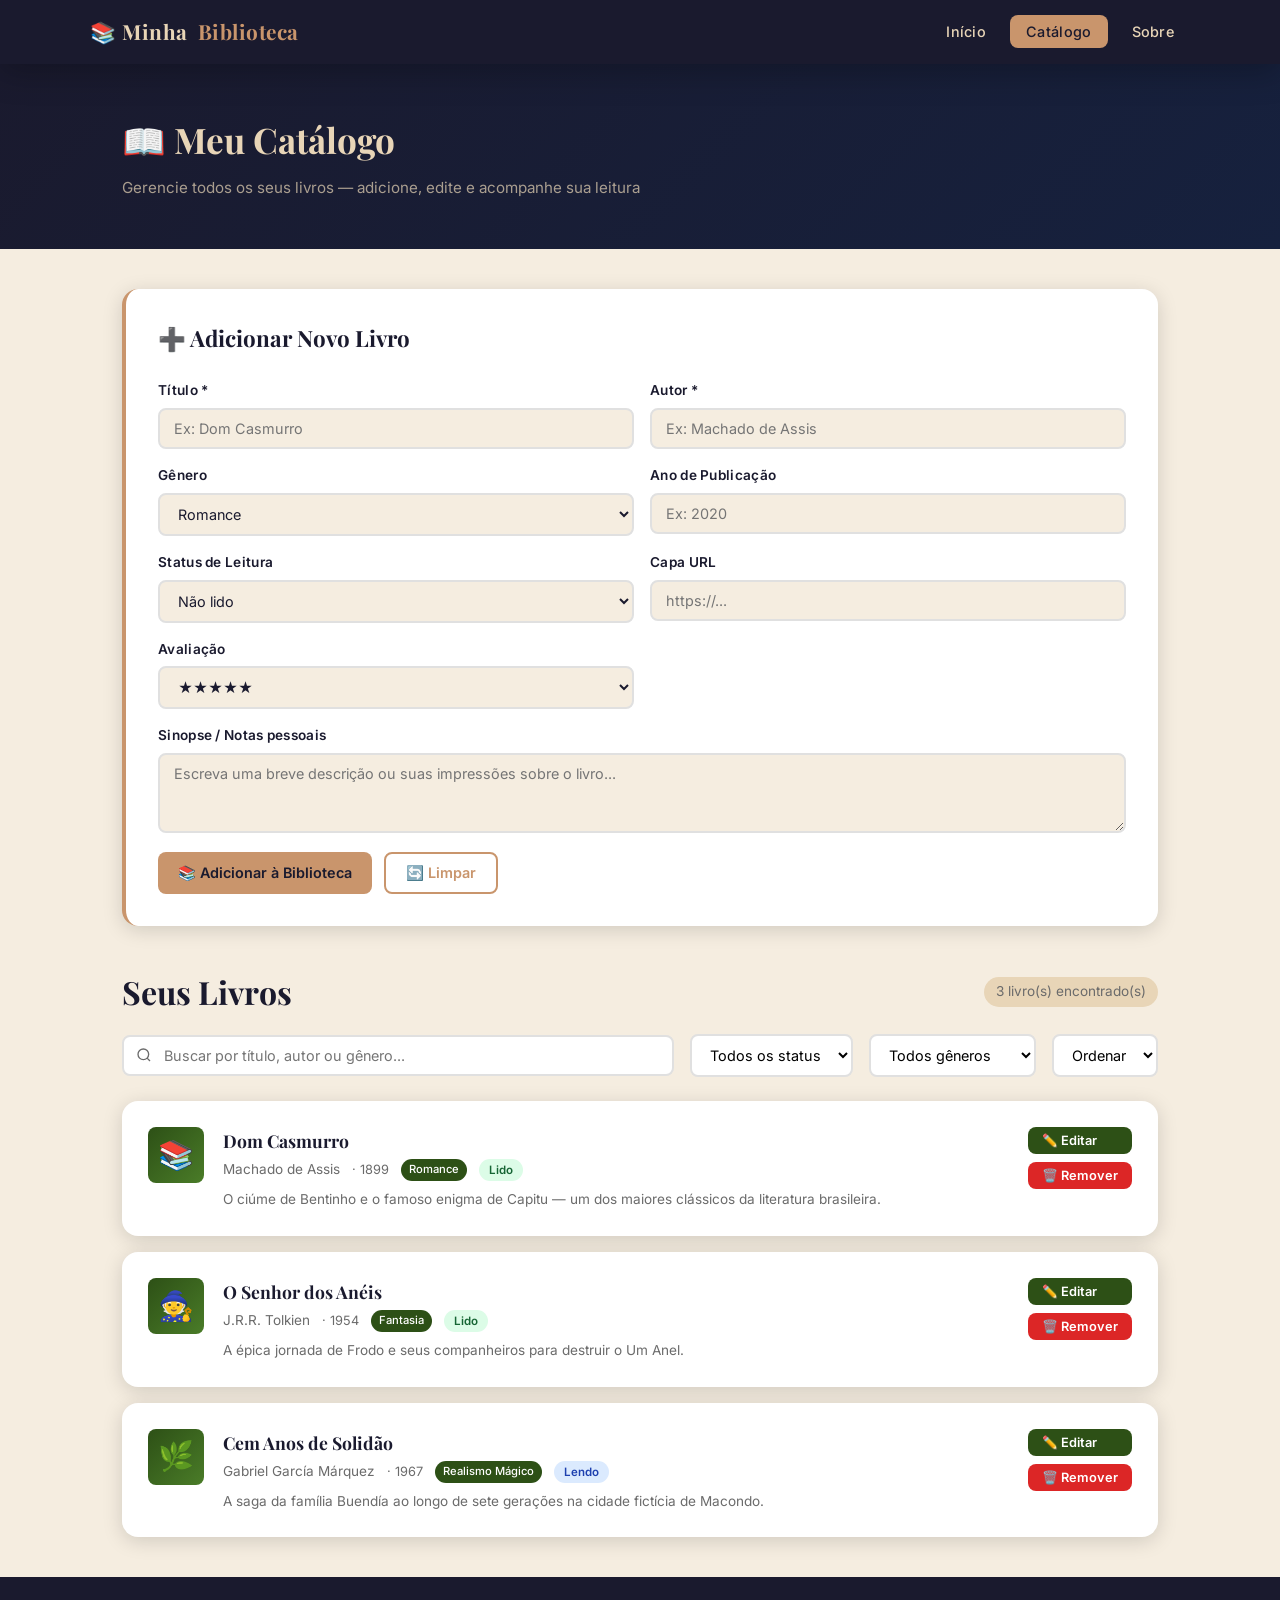
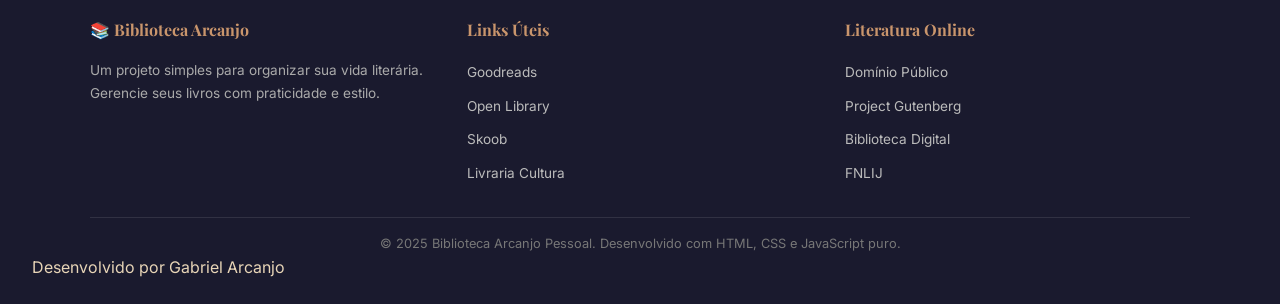
<file: biblioteca-pessoal/biblioteca/catalogo.html>
<!doctype html>
<html lang="pt-BR">
  <head>
    <meta charset="UTF-8" />
    <meta name="viewport" content="width=device-width, initial-scale=1.0" />
    <title>Biblioteca Arcanjo — Catálogo</title>
    <link rel="stylesheet" href="css/style.css" />
  </head>
  <body>
    <!-- ═══ NAVEGAÇÃO ═══ -->
    <nav>
      <div class="nav-container">
        <a href="index.html" class="nav-logo">
          📚 Minha <span>Biblioteca</span>
        </a>
        <ul class="nav-links">
          <li><a href="index.html">Início</a></li>
          <li><a href="catalogo.html">Catálogo</a></li>
          <li><a href="sobre.html">Sobre</a></li>
        </ul>
      </div>
    </nav>

    <main>
      <!-- ═══ CABEÇALHO DA PÁGINA ═══ -->
      <div class="catalogo-header">
        <div class="container">
          <h1>📖 Meu Catálogo</h1>
          <p>
            Gerencie todos os seus livros — adicione, edite e acompanhe sua
            leitura
          </p>
        </div>
      </div>

      <div class="catalogo-conteudo container">
        <!-- ═══ FORMULÁRIO DE ADIÇÃO (CREATE) ═══ -->
        <div class="form-card">
          <h2>➕ Adicionar Novo Livro</h2>
          <form id="form-adicionar" novalidate>
            <div class="form-grid">
              <div class="form-grupo">
                <label for="titulo">Título *</label>
                <input
                  type="text"
                  id="titulo"
                  name="titulo"
                  placeholder="Ex: Dom Casmurro"
                  required
                />
              </div>
              <div class="form-grupo">
                <label for="autor">Autor *</label>
                <input
                  type="text"
                  id="autor"
                  name="autor"
                  placeholder="Ex: Machado de Assis"
                  required
                />
              </div>
              <div class="form-grupo">
                <label for="genero">Gênero</label>
                <select id="genero" name="genero">
                  <option value="Romance">Romance</option>
                  <option value="Ficção Científica">Ficção Científica</option>
                  <option value="Fantasia">Fantasia</option>
                  <option value="Mistério">Mistério</option>
                  <option value="Terror">Terror</option>
                  <option value="Biografia">Biografia</option>
                  <option value="História">História</option>
                  <option value="Autoajuda">Autoajuda</option>
                  <option value="Realismo Mágico">Realismo Mágico</option>
                  <option value="Poesia">Poesia</option>
                  <option value="Outro">Outro</option>
                </select>
              </div>
              <div class="form-grupo">
                <label for="ano">Ano de Publicação</label>
                <input
                  type="number"
                  id="ano"
                  name="ano"
                  placeholder="Ex: 2020"
                  min="1000"
                  max="2099"
                />
              </div>
              <div class="form-grupo">
                <label for="status">Status de Leitura</label>
                <select id="status" name="status">
                  <option value="nao">Não lido</option>
                  <option value="lendo">Lendo</option>
                  <option value="lido">Lido</option>
                </select>
              </div>
              <div class="form-grupo"><label>Capa URL</label><input type="text" id="capa" name="capa" placeholder="https://..."></div>
<div class="form-grupo"><label>Avaliação</label><select id="avaliacao" name="avaliacao"><option value="1">★</option><option value="2">★★</option><option value="3">★★★</option><option value="4">★★★★</option><option value="5" selected>★★★★★</option></select></div>
<div class="form-grupo span-2">
                <label for="descricao">Sinopse / Notas pessoais</label>
                <textarea
                  id="descricao"
                  name="descricao"
                  placeholder="Escreva uma breve descrição ou suas impressões sobre o livro..."
                ></textarea>
              </div>
            </div>
            <div class="form-acoes">
              <button type="submit" class="btn btn-primario">
                📚 Adicionar à Biblioteca
              </button>
              <button type="reset" class="btn btn-secundario">🔄 Limpar</button>
            </div>
          </form>
        </div>

        <!-- ═══ LISTA DE LIVROS (READ) ═══ -->
        <div>
          <div class="lista-livros-header">
            <h2 class="secao-titulo" style="margin-bottom: 0">Seus Livros</h2>
            <span class="contagem-livros" id="contagem-livros">0 livro(s)</span>
          </div>

          <!-- Filtros e busca -->
          <div class="controles-busca">
            <input
              type="search"
              class="input-busca"
              id="busca"
              placeholder="Buscar por título, autor ou gênero..."
            />
            <select class="select-filtro" id="filtro-status">
              <option value="">Todos os status</option>
              <option value="nao">Não lidos</option>
              <option value="lendo">Lendo</option>
              <option value="lido">Lidos</option>
            </select><select id="filtro-genero" class="select-filtro"><option value="">Todos gêneros</option></select><select id="ordenacao" class="select-filtro"><option value="">Ordenar</option><option value="autor">Autor</option><option value="ano">Ano</option></select></div>

          <!-- Lista dinâmica de livros -->
          <div id="lista-livros">
            <!-- Preenchido dinamicamente pelo JavaScript -->
          </div>

          <!-- Estado vazio -->
          <div class="estado-vazio" id="estado-vazio">
            <span class="icone-vazio">📭</span>
            <h3>Nenhum livro encontrado</h3>
            <p>Use o formulário acima para adicionar seu primeiro livro!</p>
          </div>
        </div>
      </div>
    </main>

    <!-- ═══ MODAL DE EDIÇÃO (UPDATE) ═══ -->
    <div class="overlay-modal" id="overlay-modal">
      <div class="modal">
        <div class="modal-header">
          <h2>✏️ Editar Livro</h2>
          <button class="btn-fechar-modal" id="btn-fechar-modal" title="Fechar">
            &times;
          </button>
        </div>
        <form id="form-edicao" novalidate>
          <div class="form-grid">
            <div class="form-grupo">
              <label for="edit-titulo">Título *</label>
              <input type="text" id="edit-titulo" required />
            </div>
            <div class="form-grupo">
              <label for="edit-autor">Autor *</label>
              <input type="text" id="edit-autor" required />
            </div>
            <div class="form-grupo">
              <label for="edit-genero">Gênero</label>
              <select id="edit-genero">
                <option value="Romance">Romance</option>
                <option value="Ficção Científica">Ficção Científica</option>
                <option value="Fantasia">Fantasia</option>
                <option value="Mistério">Mistério</option>
                <option value="Terror">Terror</option>
                <option value="Biografia">Biografia</option>
                <option value="História">História</option>
                <option value="Autoajuda">Autoajuda</option>
                <option value="Realismo Mágico">Realismo Mágico</option>
                <option value="Poesia">Poesia</option>
                <option value="Outro">Outro</option>
              </select>
            </div>
            <div class="form-grupo">
              <label for="edit-ano">Ano</label>
              <input type="number" id="edit-ano" min="1000" max="2099" />
            </div>
            <div class="form-grupo">
              <label for="edit-status">Status</label>
              <select id="edit-status">
                <option value="nao">Não lido</option>
                <option value="lendo">Lendo</option>
                <option value="lido">Lido</option>
              </select>
            </div>
            <div class="form-grupo"><label>Capa URL</label><input type="text" id="capa" name="capa" placeholder="https://..."></div>
<div class="form-grupo"><label>Avaliação</label><select id="avaliacao" name="avaliacao"><option value="1">★</option><option value="2">★★</option><option value="3">★★★</option><option value="4">★★★★</option><option value="5" selected>★★★★★</option></select></div>
<div class="form-grupo span-2">
              <label for="edit-descricao">Sinopse / Notas</label>
              <textarea id="edit-descricao"></textarea>
            </div>
          </div>
          <div class="form-acoes" style="margin-top: 1rem">
            <button type="submit" class="btn btn-primario">
              💾 Salvar Alterações
            </button>
            <button
              type="button"
              class="btn btn-secundario"
              onclick="fecharModal()"
            >
              Cancelar
            </button>
          </div>
        </form>
      </div>
    </div>

    <!-- ═══ RODAPÉ ═══ -->
    <footer>
      <div class="footer-container">
        <div class="footer-section">
          <h4>📚 Biblioteca Arcanjo</h4>
          <p>
            Um projeto simples para organizar sua vida literária. Gerencie seus
            livros com praticidade e estilo.
          </p>
        </div>
        <div class="footer-section">
          <h4>Links Úteis</h4>
          <ul class="footer-links">
            <li>
              <a href="https://www.goodreads.com" target="_blank" rel="noopener"
                >Goodreads</a
              >
            </li>
            <li>
              <a href="https://openlibrary.org" target="_blank" rel="noopener"
                >Open Library</a
              >
            </li>
            <li>
              <a href="https://www.skoob.com.br" target="_blank" rel="noopener"
                >Skoob</a
              >
            </li>
            <li>
              <a
                href="https://www.livrariacultura.com.br"
                target="_blank"
                rel="noopener"
                >Livraria Cultura</a
              >
            </li>
          </ul>
        </div>
        <div class="footer-section">
          <h4>Literatura Online</h4>
          <ul class="footer-links">
            <li>
              <a href="https://www.dominio.pub" target="_blank" rel="noopener"
                >Domínio Público</a
              >
            </li>
            <li>
              <a href="https://www.gutenberg.org" target="_blank" rel="noopener"
                >Project Gutenberg</a
              >
            </li>
            <li>
              <a
                href="https://bibliotecadigital.org.br"
                target="_blank"
                rel="noopener"
                >Biblioteca Digital</a
              >
            </li>
            <li>
              <a href="https://www.fnlij.org.br" target="_blank" rel="noopener"
                >FNLIJ</a
              >
            </li>
          </ul>
        </div>
      </div>
      <div class="footer-bottom">
        <p>
          &copy; 2025 Biblioteca Arcanjo Pessoal. Desenvolvido com HTML, CSS e
          JavaScript puro.
        </p>
      </div>
    <p>Desenvolvido por Gabriel Arcanjo</p></footer>

    <script src="js/app.js"></script>
  </body>
</html>
</file>
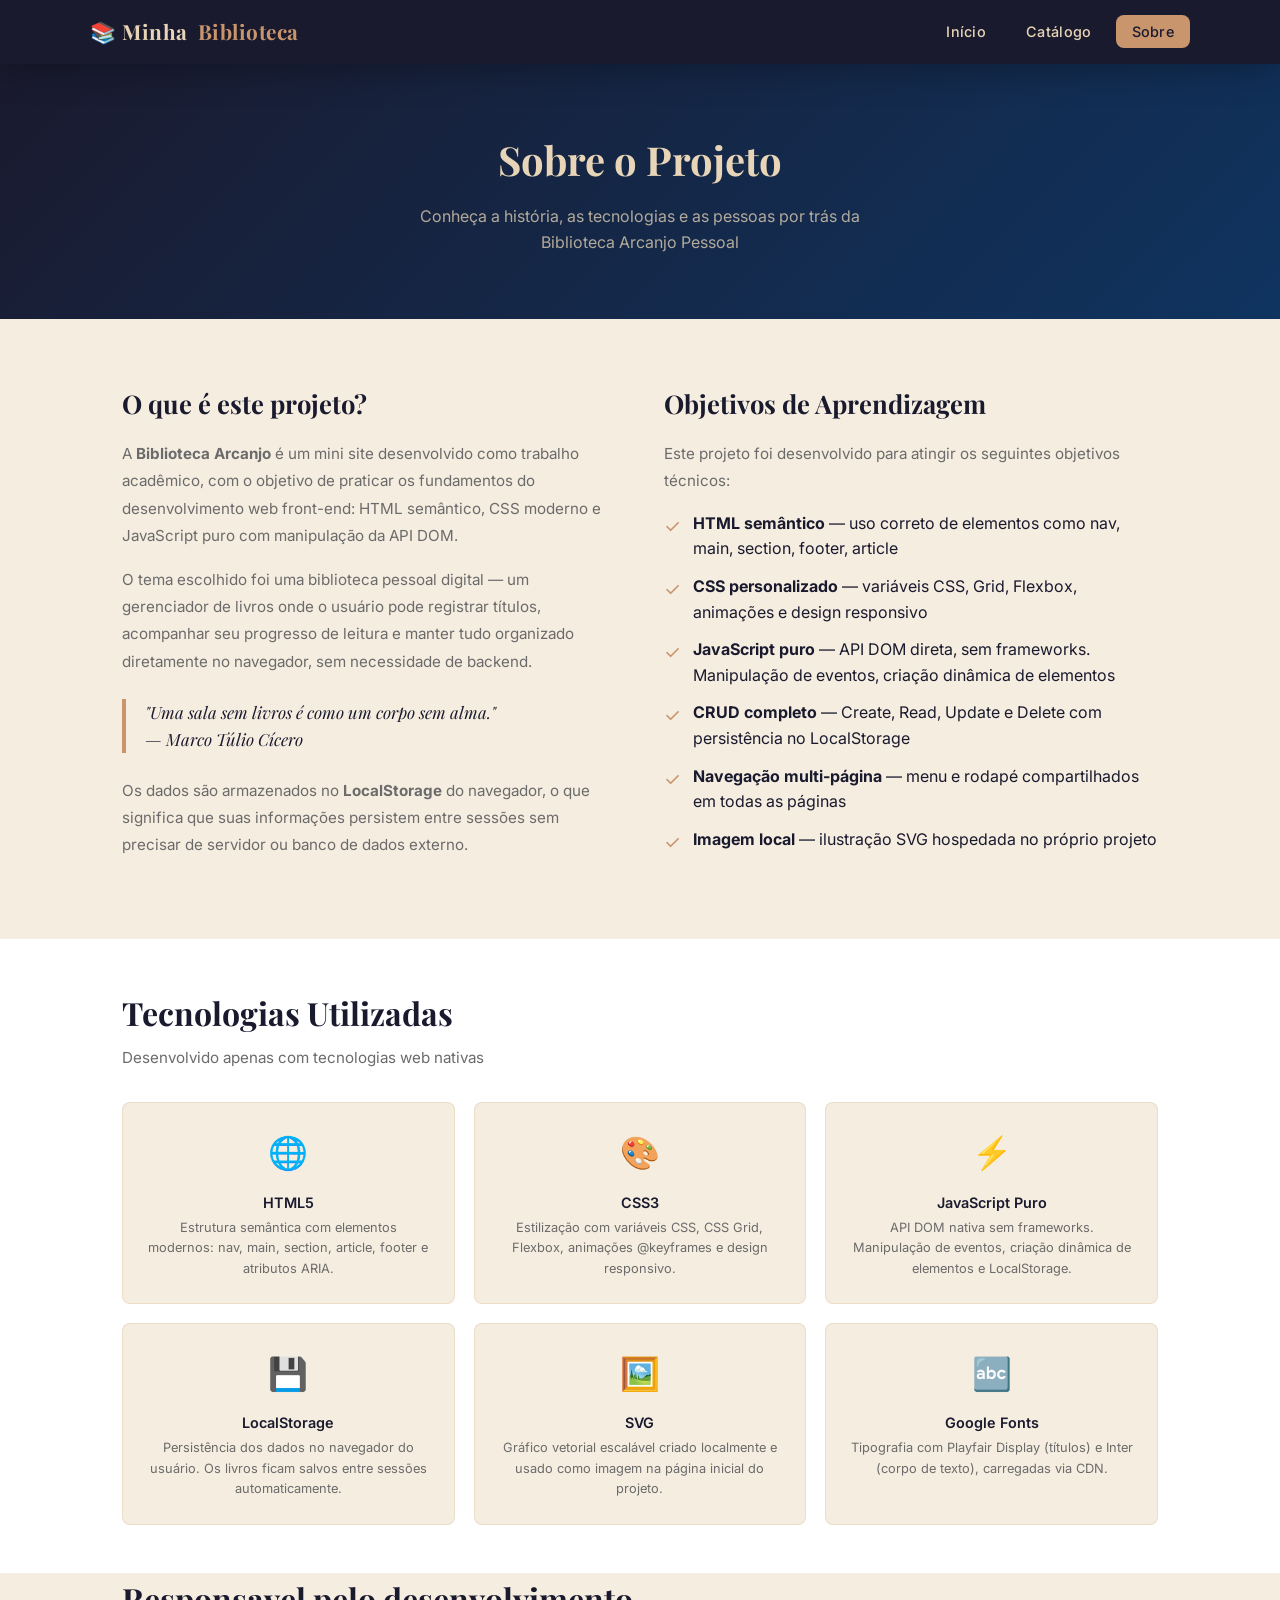
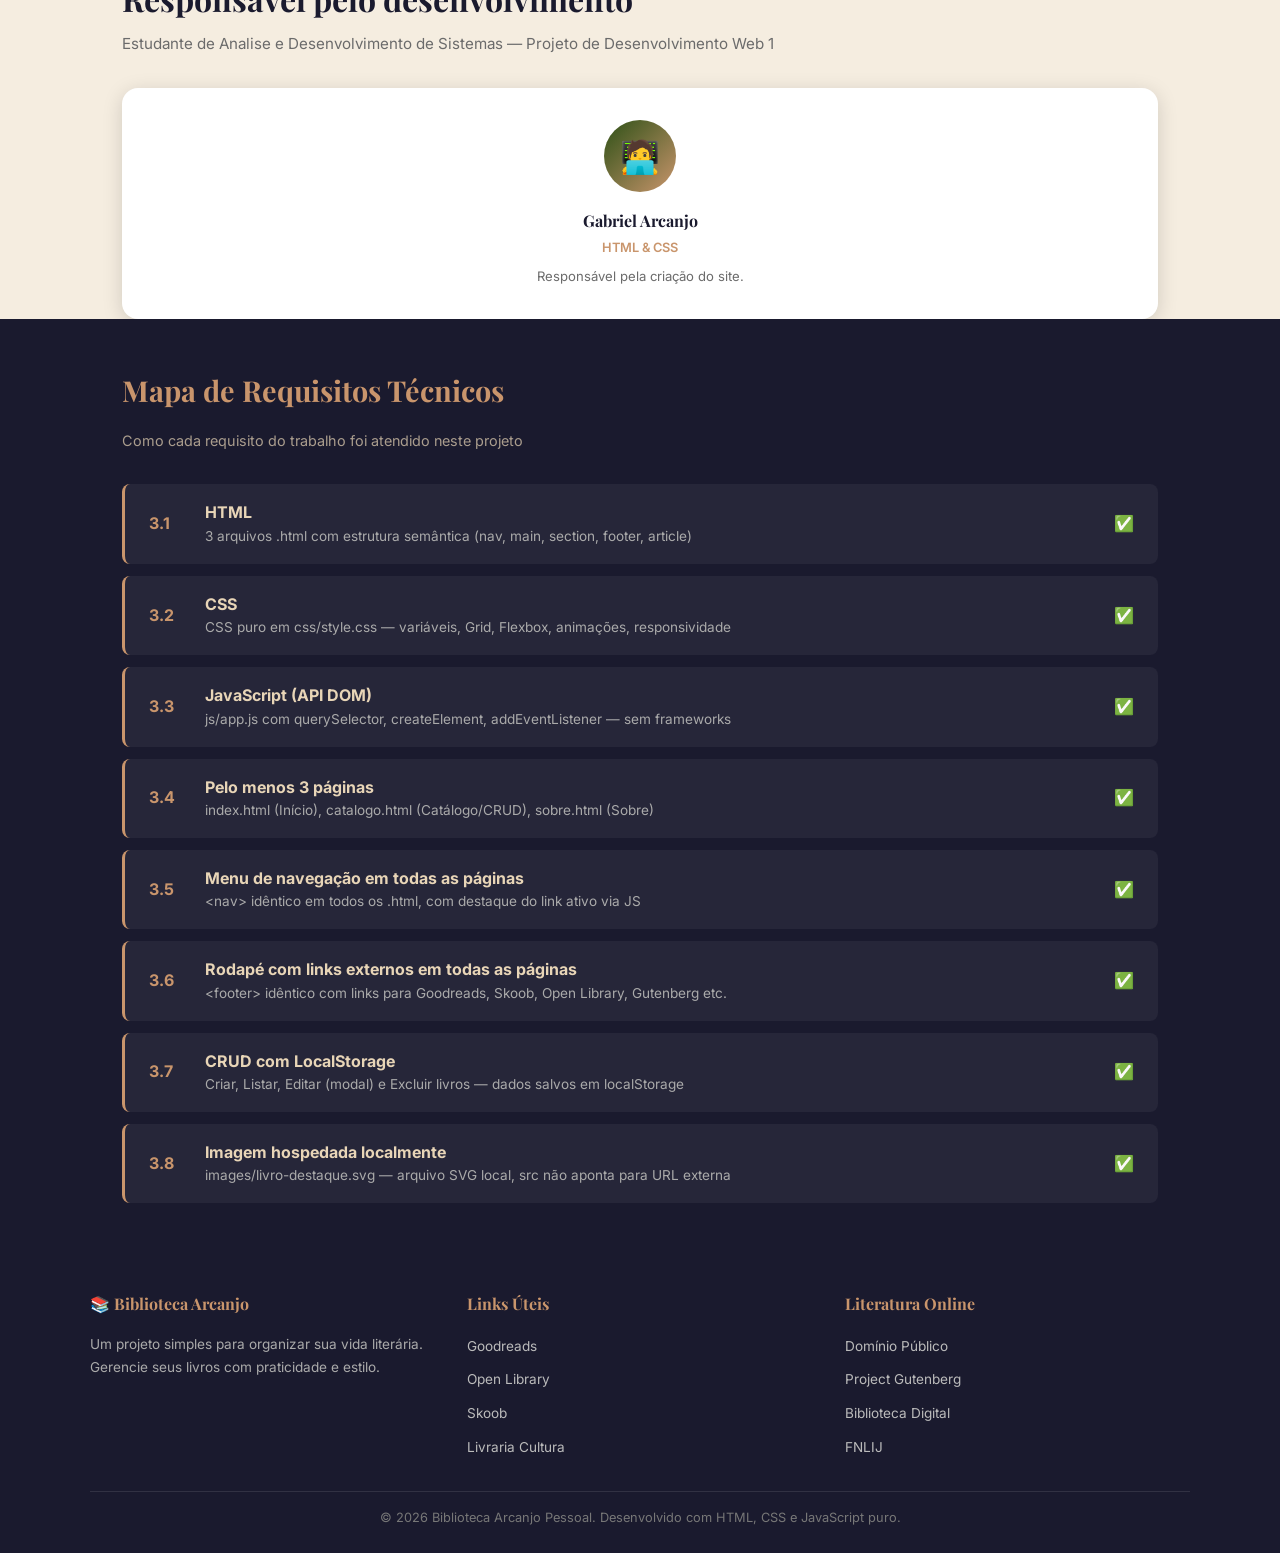
<file: biblioteca-pessoal/biblioteca/sobre.html>
<!DOCTYPE html>
<html lang="pt-BR">
<head>
  <meta charset="UTF-8" />
  <meta name="viewport" content="width=device-width, initial-scale=1.0" />
  <title>Biblioteca Arcanjo — Sobre</title>
  <link rel="stylesheet" href="css/style.css" />
</head>
<body>

  <!-- ═══ NAVEGAÇÃO ═══ -->
  <nav>
    <div class="nav-container">
      <a href="index.html" class="nav-logo">
        📚 Minha <span>Biblioteca</span>
      </a>
      <ul class="nav-links">
        <li><a href="index.html">Início</a></li>
        <li><a href="catalogo.html">Catálogo</a></li>
        <li><a href="sobre.html">Sobre</a></li>
      </ul>
    </div>
  </nav>

  <main>

    <!-- ═══ HERO DA PÁGINA ═══ -->
    <div class="sobre-hero">
      <h1>Sobre o Projeto</h1>
      <p>Conheça a história, as tecnologias e as pessoas por trás da Biblioteca Arcanjo Pessoal</p>
    </div>

    <!-- ═══ CONTEÚDO PRINCIPAL ═══ -->
    <section class="sobre-conteudo">
      <div class="container">
        <div class="sobre-grid">

          <div class="sobre-texto">
            <h2>O que é este projeto?</h2>
            <p>
              A <strong>Biblioteca Arcanjo</strong> é um mini site desenvolvido como trabalho
              acadêmico, com o objetivo de praticar os fundamentos do desenvolvimento web
              front-end: HTML semântico, CSS moderno e JavaScript puro com manipulação da API DOM.
            </p>
            <p>
              O tema escolhido foi uma biblioteca pessoal digital — um gerenciador de livros
              onde o usuário pode registrar títulos, acompanhar seu progresso de leitura e
              manter tudo organizado diretamente no navegador, sem necessidade de backend.
            </p>

            <blockquote>
              "Uma sala sem livros é como um corpo sem alma."
              <br/>— Marco Túlio Cícero
            </blockquote>

            <p>
              Os dados são armazenados no <strong>LocalStorage</strong> do navegador, o que
              significa que suas informações persistem entre sessões sem precisar de servidor
              ou banco de dados externo.
            </p>
          </div>

          <div class="sobre-texto">
            <h2>Objetivos de Aprendizagem</h2>
            <p>Este projeto foi desenvolvido para atingir os seguintes objetivos técnicos:</p>
            <ul style="list-style: none; padding: 0; display: flex; flex-direction: column; gap: 0.75rem; margin-top: 0.5rem;">
              <li style="display: flex; gap: 0.75rem; align-items: flex-start;">
                <span style="color: var(--ambar); font-size: 1.2rem; flex-shrink: 0;">✓</span>
                <span><strong>HTML semântico</strong> — uso correto de elementos como nav, main, section, footer, article</span>
              </li>
              <li style="display: flex; gap: 0.75rem; align-items: flex-start;">
                <span style="color: var(--ambar); font-size: 1.2rem; flex-shrink: 0;">✓</span>
                <span><strong>CSS personalizado</strong> — variáveis CSS, Grid, Flexbox, animações e design responsivo</span>
              </li>
              <li style="display: flex; gap: 0.75rem; align-items: flex-start;">
                <span style="color: var(--ambar); font-size: 1.2rem; flex-shrink: 0;">✓</span>
                <span><strong>JavaScript puro</strong> — API DOM direta, sem frameworks. Manipulação de eventos, criação dinâmica de elementos</span>
              </li>
              <li style="display: flex; gap: 0.75rem; align-items: flex-start;">
                <span style="color: var(--ambar); font-size: 1.2rem; flex-shrink: 0;">✓</span>
                <span><strong>CRUD completo</strong> — Create, Read, Update e Delete com persistência no LocalStorage</span>
              </li>
              <li style="display: flex; gap: 0.75rem; align-items: flex-start;">
                <span style="color: var(--ambar); font-size: 1.2rem; flex-shrink: 0;">✓</span>
                <span><strong>Navegação multi-página</strong> — menu e rodapé compartilhados em todas as páginas</span>
              </li>
              <li style="display: flex; gap: 0.75rem; align-items: flex-start;">
                <span style="color: var(--ambar); font-size: 1.2rem; flex-shrink: 0;">✓</span>
                <span><strong>Imagem local</strong> — ilustração SVG hospedada no próprio projeto</span>
              </li>
            </ul>
          </div>

        </div>
      </div>
    </section>

    <!-- ═══ TECNOLOGIAS ═══ -->
    <section class="tecnologias">
      <div class="container">
        <h2 class="secao-titulo">Tecnologias Utilizadas</h2>
        <p class="secao-subtitulo">Desenvolvido apenas com tecnologias web nativas</p>

        <div class="tech-grid">
          <div class="tech-card">
            <span class="tech-icone">🌐</span>
            <h4>HTML5</h4>
            <p>Estrutura semântica com elementos modernos: nav, main, section, article, footer e atributos ARIA.</p>
          </div>
          <div class="tech-card">
            <span class="tech-icone">🎨</span>
            <h4>CSS3</h4>
            <p>Estilização com variáveis CSS, CSS Grid, Flexbox, animações @keyframes e design responsivo.</p>
          </div>
          <div class="tech-card">
            <span class="tech-icone">⚡</span>
            <h4>JavaScript Puro</h4>
            <p>API DOM nativa sem frameworks. Manipulação de eventos, criação dinâmica de elementos e LocalStorage.</p>
          </div>
          <div class="tech-card">
            <span class="tech-icone">💾</span>
            <h4>LocalStorage</h4>
            <p>Persistência dos dados no navegador do usuário. Os livros ficam salvos entre sessões automaticamente.</p>
          </div>
          <div class="tech-card">
            <span class="tech-icone">🖼️</span>
            <h4>SVG</h4>
            <p>Gráfico vetorial escalável criado localmente e usado como imagem na página inicial do projeto.</p>
          </div>
          <div class="tech-card">
            <span class="tech-icone">🔤</span>
            <h4>Google Fonts</h4>
            <p>Tipografia com Playfair Display (títulos) e Inter (corpo de texto), carregadas via CDN.</p>
          </div>
        </div>
      </div>
    </section>

    <!-- ═══ Resnponsavel ═══ -->
    <section class="responsavel">
      <div class="container">
        <h2 class="secao-titulo">Responsavel pelo desenvolvimento</h2>
        <p class="secao-subtitulo">Estudante de Analise e Desenvolvimento de Sistemas — Projeto de Desenvolvimento Web 1</p>

        <div class="responsavel-cards">
          <div class="card-membro">
            <div class="avatar">🧑‍💻</div>
            <h3>Gabriel Arcanjo</h3>
            <p class="papel">HTML &amp; CSS</p>
            <p>Responsável pela criação do site.</p>
          </div>
    </section>

    <!-- ═══ MAPA DE REQUISITOS ═══ -->
    <section style="padding: 3rem 2rem; background: var(--azul-noite); color: var(--pergaminho);">
      <div class="container">
        <h2 style="font-family: 'Playfair Display', serif; font-size: 1.8rem; margin-bottom: 1rem; color: var(--ambar);">
          Mapa de Requisitos Técnicos
        </h2>
        <p style="color: rgba(232, 213, 183, 0.7); margin-bottom: 2rem; font-size: 0.9rem;">
          Como cada requisito do trabalho foi atendido neste projeto
        </p>

        <div style="display: grid; gap: 0.75rem;">
          <div style="background: rgba(255,255,255,0.05); border-radius: 8px; padding: 1rem 1.5rem; display: flex; gap: 1rem; align-items: center; border-left: 3px solid var(--ambar);">
            <span style="color: var(--ambar); font-weight: 700; min-width: 40px;">3.1</span>
            <div>
              <strong>HTML</strong>
              <span style="color: #aaa; font-size: 0.85rem; display: block;">3 arquivos .html com estrutura semântica (nav, main, section, footer, article)</span>
            </div>
            <span style="margin-left: auto; color: #4ade80;">✅</span>
          </div>
          <div style="background: rgba(255,255,255,0.05); border-radius: 8px; padding: 1rem 1.5rem; display: flex; gap: 1rem; align-items: center; border-left: 3px solid var(--ambar);">
            <span style="color: var(--ambar); font-weight: 700; min-width: 40px;">3.2</span>
            <div>
              <strong>CSS</strong>
              <span style="color: #aaa; font-size: 0.85rem; display: block;">CSS puro em css/style.css — variáveis, Grid, Flexbox, animações, responsividade</span>
            </div>
            <span style="margin-left: auto; color: #4ade80;">✅</span>
          </div>
          <div style="background: rgba(255,255,255,0.05); border-radius: 8px; padding: 1rem 1.5rem; display: flex; gap: 1rem; align-items: center; border-left: 3px solid var(--ambar);">
            <span style="color: var(--ambar); font-weight: 700; min-width: 40px;">3.3</span>
            <div>
              <strong>JavaScript (API DOM)</strong>
              <span style="color: #aaa; font-size: 0.85rem; display: block;">js/app.js com querySelector, createElement, addEventListener — sem frameworks</span>
            </div>
            <span style="margin-left: auto; color: #4ade80;">✅</span>
          </div>
          <div style="background: rgba(255,255,255,0.05); border-radius: 8px; padding: 1rem 1.5rem; display: flex; gap: 1rem; align-items: center; border-left: 3px solid var(--ambar);">
            <span style="color: var(--ambar); font-weight: 700; min-width: 40px;">3.4</span>
            <div>
              <strong>Pelo menos 3 páginas</strong>
              <span style="color: #aaa; font-size: 0.85rem; display: block;">index.html (Início), catalogo.html (Catálogo/CRUD), sobre.html (Sobre)</span>
            </div>
            <span style="margin-left: auto; color: #4ade80;">✅</span>
          </div>
          <div style="background: rgba(255,255,255,0.05); border-radius: 8px; padding: 1rem 1.5rem; display: flex; gap: 1rem; align-items: center; border-left: 3px solid var(--ambar);">
            <span style="color: var(--ambar); font-weight: 700; min-width: 40px;">3.5</span>
            <div>
              <strong>Menu de navegação em todas as páginas</strong>
              <span style="color: #aaa; font-size: 0.85rem; display: block;">&lt;nav&gt; idêntico em todos os .html, com destaque do link ativo via JS</span>
            </div>
            <span style="margin-left: auto; color: #4ade80;">✅</span>
          </div>
          <div style="background: rgba(255,255,255,0.05); border-radius: 8px; padding: 1rem 1.5rem; display: flex; gap: 1rem; align-items: center; border-left: 3px solid var(--ambar);">
            <span style="color: var(--ambar); font-weight: 700; min-width: 40px;">3.6</span>
            <div>
              <strong>Rodapé com links externos em todas as páginas</strong>
              <span style="color: #aaa; font-size: 0.85rem; display: block;">&lt;footer&gt; idêntico com links para Goodreads, Skoob, Open Library, Gutenberg etc.</span>
            </div>
            <span style="margin-left: auto; color: #4ade80;">✅</span>
          </div>
          <div style="background: rgba(255,255,255,0.05); border-radius: 8px; padding: 1rem 1.5rem; display: flex; gap: 1rem; align-items: center; border-left: 3px solid var(--ambar);">
            <span style="color: var(--ambar); font-weight: 700; min-width: 40px;">3.7</span>
            <div>
              <strong>CRUD com LocalStorage</strong>
              <span style="color: #aaa; font-size: 0.85rem; display: block;">Criar, Listar, Editar (modal) e Excluir livros — dados salvos em localStorage</span>
            </div>
            <span style="margin-left: auto; color: #4ade80;">✅</span>
          </div>
          <div style="background: rgba(255,255,255,0.05); border-radius: 8px; padding: 1rem 1.5rem; display: flex; gap: 1rem; align-items: center; border-left: 3px solid var(--ambar);">
            <span style="color: var(--ambar); font-weight: 700; min-width: 40px;">3.8</span>
            <div>
              <strong>Imagem hospedada localmente</strong>
              <span style="color: #aaa; font-size: 0.85rem; display: block;">images/livro-destaque.svg — arquivo SVG local, src não aponta para URL externa</span>
            </div>
            <span style="margin-left: auto; color: #4ade80;">✅</span>
          </div>
        </div>
      </div>
    </section>

  </main>

  <!-- ═══ RODAPÉ ═══ -->
  <footer>
    <div class="footer-container">
      <div class="footer-section">
        <h4>📚 Biblioteca Arcanjo</h4>
        <p>Um projeto simples para organizar sua vida literária. Gerencie seus livros com praticidade e estilo.</p>
      </div>
      <div class="footer-section">
        <h4>Links Úteis</h4>
        <ul class="footer-links">
          <li><a href="https://www.goodreads.com" target="_blank" rel="noopener">Goodreads</a></li>
          <li><a href="https://openlibrary.org" target="_blank" rel="noopener">Open Library</a></li>
          <li><a href="https://www.skoob.com.br" target="_blank" rel="noopener">Skoob</a></li>
          <li><a href="https://www.livrariacultura.com.br" target="_blank" rel="noopener">Livraria Cultura</a></li>
        </ul>
      </div>
      <div class="footer-section">
        <h4>Literatura Online</h4>
        <ul class="footer-links">
          <li><a href="https://www.dominio.pub" target="_blank" rel="noopener">Domínio Público</a></li>
          <li><a href="https://www.gutenberg.org" target="_blank" rel="noopener">Project Gutenberg</a></li>
          <li><a href="https://bibliotecadigital.org.br" target="_blank" rel="noopener">Biblioteca Digital</a></li>
          <li><a href="https://www.fnlij.org.br" target="_blank" rel="noopener">FNLIJ</a></li>
        </ul>
      </div>
    </div>
    <div class="footer-bottom">
      <p>&copy; 2026 Biblioteca Arcanjo Pessoal. Desenvolvido com HTML, CSS e JavaScript puro.</p>
    </div>
  </footer>

  <script src="js/app.js"></script>
</body>
</html>
</file>
<file: css/style.css>
@import url("https://fonts.googleapis.com/css2?family=Playfair+Display:ital,wght@0,400;0,600;0,700;1,400&family=Inter:wght@300;400;500;600&display=swap");

/* === VARIÁVEIS === */
:root {
  --azul-noite: #1a1a2e;
  --azul-medio: #16213e;
  --pergaminho: #e8d5b7;
  --pergaminho-claro: #f5ede0;
  --ambar: #c9956c;
  --ambar-escuro: #a87550;
  --verde-musgo: #2d5016;
  --verde-claro: #4a7c28;
  --cinza-claro: #f0f0f0;
  --cinza-texto: #6b6b6b;
  --branco: #ffffff;
  --sombra: 0 4px 20px rgba(0, 0, 0, 0.15);
  --sombra-forte: 0 8px 32px rgba(0, 0, 0, 0.25);
  --radius: 8px;
  --radius-grande: 16px;
  --transicao: all 0.3s ease;
}

/* === RESET E BASE === */
*,
*::before,
*::after {
  box-sizing: border-box;
  margin: 0;
  padding: 0;
}

html {
  scroll-behavior: smooth;
}

body {
  font-family: "Inter", sans-serif;
  background-color: var(--pergaminho-claro);
  color: var(--azul-noite);
  line-height: 1.6;
  min-height: 100vh;
  display: flex;
  flex-direction: column;
}

/* === NAVEGAÇÃO === */
nav {
  background-color: var(--azul-noite);
  padding: 0 2rem;
  position: sticky;
  top: 0;
  z-index: 100;
  box-shadow: var(--sombra-forte);
}

.nav-container {
  max-width: 1100px;
  margin: 0 auto;
  display: flex;
  align-items: center;
  justify-content: space-between;
  height: 64px;
}

.nav-logo {
  display: flex;
  align-items: center;
  gap: 10px;
  text-decoration: none;
  color: var(--pergaminho);
  font-family: "Playfair Display", serif;
  font-size: 1.3rem;
  font-weight: 700;
  letter-spacing: 0.5px;
}

.nav-logo span {
  color: var(--ambar);
}

.nav-links {
  list-style: none;
  display: flex;
  gap: 8px;
  align-items: center;
}

.nav-links a {
  text-decoration: none;
  color: var(--pergaminho);
  font-size: 0.9rem;
  font-weight: 500;
  padding: 8px 16px;
  border-radius: var(--radius);
  transition: var(--transicao);
  letter-spacing: 0.3px;
}

.nav-links a:hover,
.nav-links a.ativo {
  background-color: var(--ambar);
  color: var(--azul-noite);
}

/* === MAIN === */
main {
  flex: 1;
}

/* === RODAPÉ === */
footer {
  background-color: var(--azul-noite);
  color: var(--pergaminho);
  padding: 2.5rem 2rem 1.5rem;
  margin-top: auto;
}

.footer-container {
  max-width: 1100px;
  margin: 0 auto;
  display: grid;
  grid-template-columns: 1fr 1fr 1fr;
  gap: 2rem;
}

.footer-section h4 {
  font-family: "Playfair Display", serif;
  color: var(--ambar);
  margin-bottom: 1rem;
  font-size: 1rem;
}

.footer-section p {
  font-size: 0.85rem;
  color: #aaa;
  line-height: 1.7;
}

.footer-links {
  list-style: none;
}

.footer-links li {
  margin-bottom: 0.5rem;
}

.footer-links a {
  color: #bbb;
  text-decoration: none;
  font-size: 0.85rem;
  transition: var(--transicao);
}

.footer-links a:hover {
  color: var(--ambar);
}

.footer-bottom {
  max-width: 1100px;
  margin: 1.5rem auto 0;
  padding-top: 1rem;
  border-top: 1px solid rgba(255, 255, 255, 0.1);
  text-align: center;
  font-size: 0.8rem;
  color: #777;
}

/* === UTILITÁRIOS === */
.container {
  max-width: 1100px;
  margin: 0 auto;
  padding: 0 2rem;
}

.btn {
  display: inline-flex;
  align-items: center;
  gap: 6px;
  padding: 10px 20px;
  border: none;
  border-radius: var(--radius);
  font-family: "Inter", sans-serif;
  font-size: 0.9rem;
  font-weight: 600;
  cursor: pointer;
  transition: var(--transicao);
  text-decoration: none;
}

.btn-primario {
  background-color: var(--ambar);
  color: var(--azul-noite);
}

.btn-primario:hover {
  background-color: var(--ambar-escuro);
  transform: translateY(-2px);
  box-shadow: var(--sombra);
}

.btn-secundario {
  background-color: transparent;
  color: var(--ambar);
  border: 2px solid var(--ambar);
}

.btn-secundario:hover {
  background-color: var(--ambar);
  color: var(--azul-noite);
}

.btn-perigo {
  background-color: #dc2626;
  color: white;
}

.btn-perigo:hover {
  background-color: #b91c1c;
}

.btn-edicao {
  background-color: var(--verde-musgo);
  color: white;
}

.btn-edicao:hover {
  background-color: var(--verde-claro);
}

.secao-titulo {
  font-family: "Playfair Display", serif;
  font-size: 2rem;
  color: var(--azul-noite);
  margin-bottom: 0.5rem;
}

.secao-subtitulo {
  color: var(--cinza-texto);
  margin-bottom: 2rem;
  font-size: 0.95rem;
}

/* ============================================
   PÁGINA: INÍCIO (index.html)
   ============================================ */

.hero {
  background: linear-gradient(
    135deg,
    var(--azul-noite) 0%,
    var(--azul-medio) 50%,
    #0f3460 100%
  );
  padding: 5rem 2rem;
  color: var(--branco);
  position: relative;
  overflow: hidden;
}

.hero::before {
  content: "";
  position: absolute;
  top: -50%;
  right: -10%;
  width: 600px;
  height: 600px;
  background: radial-gradient(
    circle,
    rgba(201, 149, 108, 0.1) 0%,
    transparent 70%
  );
  pointer-events: none;
}

.hero-inner {
  max-width: 1100px;
  margin: 0 auto;
  display: grid;
  grid-template-columns: 1fr auto;
  gap: 4rem;
  align-items: center;
}

.hero-texto h1 {
  font-family: "Playfair Display", serif;
  font-size: 3.2rem;
  line-height: 1.15;
  margin-bottom: 1.2rem;
  color: var(--pergaminho);
}

.hero-texto h1 em {
  color: var(--ambar);
  font-style: italic;
}

.hero-texto p {
  font-size: 1.05rem;
  color: rgba(232, 213, 183, 0.8);
  max-width: 480px;
  margin-bottom: 2rem;
  line-height: 1.7;
}

.hero-acoes {
  display: flex;
  gap: 1rem;
  flex-wrap: wrap;
}

.hero-imagem {
  position: relative;
}

.hero-imagem img {
  width: 220px;
  filter: drop-shadow(0 20px 40px rgba(0, 0, 0, 0.5));
  animation: flutuar 3s ease-in-out infinite;
}

@keyframes flutuar {
  0%,
  100% {
    transform: translateY(0px);
  }
  50% {
    transform: translateY(-12px);
  }
}

/* Stats */
.stats-bar {
  background-color: var(--ambar);
  padding: 1.2rem 2rem;
}

.stats-inner {
  max-width: 1100px;
  margin: 0 auto;
  display: flex;
  justify-content: space-around;
  flex-wrap: wrap;
  gap: 1rem;
}

.stat-item {
  text-align: center;
}

.stat-numero {
  font-family: "Playfair Display", serif;
  font-size: 1.8rem;
  font-weight: 700;
  color: var(--azul-noite);
  display: block;
}

.stat-label {
  font-size: 0.8rem;
  font-weight: 600;
  color: var(--azul-noite);
  text-transform: uppercase;
  letter-spacing: 1px;
}

/* Seção como funciona */
.como-funciona {
  padding: 4rem 2rem;
}

.cards-passos {
  display: grid;
  grid-template-columns: repeat(3, 1fr);
  gap: 1.5rem;
  margin-top: 2rem;
}

.card-passo {
  background: var(--branco);
  border-radius: var(--radius-grande);
  padding: 2rem;
  box-shadow: var(--sombra);
  border-top: 4px solid var(--ambar);
  transition: var(--transicao);
}

.card-passo:hover {
  transform: translateY(-4px);
  box-shadow: var(--sombra-forte);
}

.passo-icone {
  font-size: 2.5rem;
  margin-bottom: 1rem;
}

.passo-num {
  display: inline-block;
  background-color: var(--ambar);
  color: var(--azul-noite);
  font-weight: 700;
  font-size: 0.75rem;
  padding: 2px 8px;
  border-radius: 20px;
  margin-bottom: 0.75rem;
}

.card-passo h3 {
  font-family: "Playfair Display", serif;
  font-size: 1.15rem;
  margin-bottom: 0.5rem;
  color: var(--azul-noite);
}

.card-passo p {
  font-size: 0.88rem;
  color: var(--cinza-texto);
  line-height: 1.6;
}

/* Últimas adições */
.ultimas-adicoes {
  padding: 4rem 2rem;
  background-color: var(--branco);
}

.livros-preview {
  display: grid;
  grid-template-columns: repeat(4, 1fr);
  gap: 1.5rem;
  margin-top: 2rem;
}

.card-livro-mini {
  background: var(--pergaminho-claro);
  border-radius: var(--radius);
  padding: 1.2rem;
  text-align: center;
  transition: var(--transicao);
  border: 1px solid rgba(201, 149, 108, 0.2);
}

.card-livro-mini:hover {
  transform: translateY(-4px);
  box-shadow: var(--sombra);
  border-color: var(--ambar);
}

.livro-emoji {
  font-size: 3rem;
  display: block;
  margin-bottom: 0.75rem;
}

.card-livro-mini h4 {
  font-family: "Playfair Display", serif;
  font-size: 0.95rem;
  color: var(--azul-noite);
  margin-bottom: 0.25rem;
}

.card-livro-mini .autor {
  font-size: 0.8rem;
  color: var(--cinza-texto);
  margin-bottom: 0.5rem;
}

.badge-genero {
  display: inline-block;
  background-color: var(--verde-musgo);
  color: white;
  font-size: 0.7rem;
  padding: 2px 8px;
  border-radius: 20px;
  font-weight: 500;
}

/* CTA banner */
.cta-banner {
  background: linear-gradient(135deg, var(--verde-musgo), var(--verde-claro));
  padding: 3.5rem 2rem;
  text-align: center;
  color: white;
}

.cta-banner h2 {
  font-family: "Playfair Display", serif;
  font-size: 2rem;
  margin-bottom: 0.75rem;
}

.cta-banner p {
  margin-bottom: 1.5rem;
  opacity: 0.9;
}

/* ============================================
   PÁGINA: CATÁLOGO / CRUD
   ============================================ */

.catalogo-header {
  background: linear-gradient(135deg, var(--azul-noite), var(--azul-medio));
  padding: 3rem 2rem;
  color: var(--pergaminho);
}

.catalogo-header h1 {
  font-family: "Playfair Display", serif;
  font-size: 2.2rem;
  margin-bottom: 0.5rem;
}

.catalogo-header p {
  color: rgba(232, 213, 183, 0.7);
  font-size: 0.95rem;
}

.catalogo-conteudo {
  padding: 2.5rem 2rem;
}

/* Formulário de adicionar livro */
.form-card {
  background: var(--branco);
  border-radius: var(--radius-grande);
  padding: 2rem;
  box-shadow: var(--sombra);
  margin-bottom: 2.5rem;
  border-left: 4px solid var(--ambar);
}

.form-card h2 {
  font-family: "Playfair Display", serif;
  font-size: 1.4rem;
  margin-bottom: 1.5rem;
  color: var(--azul-noite);
  display: flex;
  align-items: center;
  gap: 8px;
}

.form-grid {
  display: grid;
  grid-template-columns: 1fr 1fr;
  gap: 1rem;
}

.form-grupo {
  display: flex;
  flex-direction: column;
  gap: 6px;
}

.form-grupo.span-2 {
  grid-column: span 2;
}

.form-grupo label {
  font-size: 0.85rem;
  font-weight: 600;
  color: var(--azul-noite);
  letter-spacing: 0.3px;
}

.form-grupo input,
.form-grupo select,
.form-grupo textarea {
  padding: 10px 14px;
  border: 2px solid #e0e0e0;
  border-radius: var(--radius);
  font-family: "Inter", sans-serif;
  font-size: 0.9rem;
  color: var(--azul-noite);
  transition: var(--transicao);
  background: var(--pergaminho-claro);
}

.form-grupo input:focus,
.form-grupo select:focus,
.form-grupo textarea:focus {
  outline: none;
  border-color: var(--ambar);
  background: var(--branco);
}

.form-grupo textarea {
  resize: vertical;
  min-height: 80px;
}

.form-acoes {
  margin-top: 1.2rem;
  display: flex;
  gap: 0.75rem;
}

/* Controles de busca/filtro */
.controles-busca {
  display: flex;
  gap: 1rem;
  margin-bottom: 1.5rem;
  flex-wrap: wrap;
  align-items: center;
}

.input-busca {
  flex: 1;
  min-width: 200px;
  padding: 10px 14px 10px 40px;
  border: 2px solid #e0e0e0;
  border-radius: var(--radius);
  font-family: "Inter", sans-serif;
  font-size: 0.9rem;
  background: var(--branco)
    url("data:image/svg+xml,%3Csvg xmlns='http://www.w3.org/2000/svg' width='16' height='16' viewBox='0 0 24 24' fill='none' stroke='%236b6b6b' stroke-width='2'%3E%3Ccircle cx='11' cy='11' r='8'/%3E%3Cpath d='m21 21-4.35-4.35'/%3E%3C/svg%3E")
    12px center no-repeat;
  transition: var(--transicao);
}

.input-busca:focus {
  outline: none;
  border-color: var(--ambar);
}

.select-filtro {
  padding: 10px 14px;
  border: 2px solid #e0e0e0;
  border-radius: var(--radius);
  font-family: "Inter", sans-serif;
  font-size: 0.9rem;
  background: var(--branco);
  cursor: pointer;
  transition: var(--transicao);
}

.select-filtro:focus {
  outline: none;
  border-color: var(--ambar);
}

/* Lista de livros */
.lista-livros-header {
  display: flex;
  justify-content: space-between;
  align-items: center;
  margin-bottom: 1rem;
}

.contagem-livros {
  font-size: 0.85rem;
  color: var(--cinza-texto);
  background: var(--pergaminho);
  padding: 4px 12px;
  border-radius: 20px;
}

#lista-livros {
  display: grid;
  gap: 1rem;
}

.card-livro {
  background: var(--branco);
  border-radius: var(--radius-grande);
  padding: 1.5rem;
  box-shadow: var(--sombra);
  display: grid;
  grid-template-columns: auto 1fr auto;
  gap: 1.2rem;
  align-items: start;
  transition: var(--transicao);
  border: 2px solid transparent;
  animation: entrar 0.3s ease;
}

@keyframes entrar {
  from {
    opacity: 0;
    transform: translateY(-10px);
  }
  to {
    opacity: 1;
    transform: translateY(0);
  }
}

.card-livro:hover {
  border-color: var(--ambar);
  box-shadow: var(--sombra-forte);
}

.livro-icone-grande {
  width: 56px;
  height: 56px;
  background: linear-gradient(135deg, var(--verde-musgo), var(--verde-claro));
  border-radius: var(--radius);
  display: flex;
  align-items: center;
  justify-content: center;
  font-size: 1.8rem;
  flex-shrink: 0;
}

.livro-info h3 {
  font-family: "Playfair Display", serif;
  font-size: 1.1rem;
  color: var(--azul-noite);
  margin-bottom: 4px;
}

.livro-meta {
  display: flex;
  gap: 0.75rem;
  flex-wrap: wrap;
  align-items: center;
  margin-bottom: 0.5rem;
}

.livro-autor {
  font-size: 0.85rem;
  color: var(--cinza-texto);
}

.livro-ano {
  font-size: 0.8rem;
  color: var(--cinza-texto);
}

.livro-descricao {
  font-size: 0.85rem;
  color: var(--cinza-texto);
  line-height: 1.5;
}

.livro-acoes {
  display: flex;
  flex-direction: column;
  gap: 0.5rem;
  flex-shrink: 0;
}

.livro-acoes .btn {
  padding: 6px 14px;
  font-size: 0.8rem;
}

.badge-lido {
  display: inline-block;
  padding: 2px 10px;
  border-radius: 20px;
  font-size: 0.72rem;
  font-weight: 600;
}

.badge-lido.sim {
  background: #dcfce7;
  color: #166534;
}
.badge-lido.nao {
  background: #fef3c7;
  color: #92400e;
}
.badge-lido.lendo {
  background: #dbeafe;
  color: #1e40af;
}

/* Estado vazio */
.estado-vazio {
  text-align: center;
  padding: 4rem 2rem;
  color: var(--cinza-texto);
  display: none;
}

.estado-vazio.visivel {
  display: block;
}

.estado-vazio .icone-vazio {
  font-size: 4rem;
  margin-bottom: 1rem;
  display: block;
}

/* Modal de edição */
.overlay-modal {
  display: none;
  position: fixed;
  inset: 0;
  background: rgba(0, 0, 0, 0.6);
  z-index: 200;
  align-items: center;
  justify-content: center;
  padding: 1rem;
}

.overlay-modal.aberto {
  display: flex;
}

.modal {
  background: var(--branco);
  border-radius: var(--radius-grande);
  padding: 2rem;
  width: 100%;
  max-width: 560px;
  box-shadow: var(--sombra-forte);
  animation: entrarModal 0.25s ease;
}

@keyframes entrarModal {
  from {
    opacity: 0;
    transform: scale(0.95);
  }
  to {
    opacity: 1;
    transform: scale(1);
  }
}

.modal-header {
  display: flex;
  justify-content: space-between;
  align-items: center;
  margin-bottom: 1.5rem;
}

.modal-header h2 {
  font-family: "Playfair Display", serif;
  font-size: 1.3rem;
}

.btn-fechar-modal {
  background: none;
  border: none;
  font-size: 1.5rem;
  cursor: pointer;
  color: var(--cinza-texto);
  transition: var(--transicao);
  line-height: 1;
  padding: 4px;
}

.btn-fechar-modal:hover {
  color: var(--azul-noite);
}

/* ============================================
   PÁGINA: SOBRE
   ============================================ */

.sobre-hero {
  background: linear-gradient(135deg, var(--azul-noite), #0f3460);
  padding: 4rem 2rem;
  text-align: center;
  color: var(--pergaminho);
}

.sobre-hero h1 {
  font-family: "Playfair Display", serif;
  font-size: 2.5rem;
  margin-bottom: 0.75rem;
}

.sobre-hero p {
  color: rgba(232, 213, 183, 0.75);
  max-width: 500px;
  margin: 0 auto;
}

.sobre-conteudo {
  padding: 4rem 2rem;
}

.sobre-grid {
  display: grid;
  grid-template-columns: 1fr 1fr;
  gap: 3rem;
  align-items: start;
}

.sobre-texto h2 {
  font-family: "Playfair Display", serif;
  font-size: 1.6rem;
  color: var(--azul-noite);
  margin-bottom: 1rem;
}

.sobre-texto p {
  color: var(--cinza-texto);
  line-height: 1.8;
  margin-bottom: 1rem;
  font-size: 0.95rem;
}

.sobre-texto blockquote {
  border-left: 4px solid var(--ambar);
  padding-left: 1.2rem;
  margin: 1.5rem 0;
  font-family: "Playfair Display", serif;
  font-style: italic;
  color: var(--azul-noite);
  font-size: 1.05rem;
  line-height: 1.6;
}

.tecnologias {
  padding: 3rem 2rem;
  background: var(--branco);
}

.tech-grid {
  display: grid;
  grid-template-columns: repeat(3, 1fr);
  gap: 1.2rem;
  margin-top: 2rem;
}

.tech-card {
  background: var(--pergaminho-claro);
  border-radius: var(--radius);
  padding: 1.5rem;
  text-align: center;
  border: 1px solid rgba(201, 149, 108, 0.2);
  transition: var(--transicao);
}

.tech-card:hover {
  border-color: var(--ambar);
  transform: translateY(-2px);
}

.tech-icone {
  font-size: 2rem;
  margin-bottom: 0.75rem;
  display: block;
}

.tech-card h4 {
  font-weight: 600;
  color: var(--azul-noite);
  margin-bottom: 0.25rem;
  font-size: 0.9rem;
}

.tech-card p {
  font-size: 0.8rem;
  color: var(--cinza-texto);
}

.equipe {
  padding: 3rem 2rem;
}

.equipe-cards {
  display: grid;
  grid-template-columns: repeat(3, 1fr);
  gap: 1.5rem;
  margin-top: 2rem;
}

.card-membro {
  background: var(--branco);
  border-radius: var(--radius-grande);
  padding: 2rem 1.5rem;
  text-align: center;
  box-shadow: var(--sombra);
  transition: var(--transicao);
}

.card-membro:hover {
  transform: translateY(-4px);
  box-shadow: var(--sombra-forte);
}

.avatar {
  width: 72px;
  height: 72px;
  background: linear-gradient(135deg, var(--verde-musgo), var(--ambar));
  border-radius: 50%;
  display: flex;
  align-items: center;
  justify-content: center;
  font-size: 2rem;
  margin: 0 auto 1rem;
}

.card-membro h3 {
  font-family: "Playfair Display", serif;
  font-size: 1rem;
  color: var(--azul-noite);
  margin-bottom: 0.25rem;
}

.card-membro .papel {
  font-size: 0.8rem;
  color: var(--ambar);
  font-weight: 600;
  margin-bottom: 0.5rem;
}

.card-membro p {
  font-size: 0.82rem;
  color: var(--cinza-texto);
}

/* === RESPONSIVO === */
@media (max-width: 768px) {
  .hero-inner {
    grid-template-columns: 1fr;
    text-align: center;
  }
  .hero-imagem {
    display: none;
  }
  .hero-texto h1 {
    font-size: 2.2rem;
  }
  .hero-acoes {
    justify-content: center;
  }

  .cards-passos {
    grid-template-columns: 1fr;
  }
  .livros-preview {
    grid-template-columns: repeat(2, 1fr);
  }

  .form-grid {
    grid-template-columns: 1fr;
  }
  .form-grupo.span-2 {
    grid-column: span 1;
  }

  .card-livro {
    grid-template-columns: auto 1fr;
  }
  .livro-acoes {
    flex-direction: row;
    grid-column: span 2;
  }

  .sobre-grid {
    grid-template-columns: 1fr;
  }
  .tech-grid {
    grid-template-columns: repeat(2, 1fr);
  }
  .equipe-cards {
    grid-template-columns: 1fr;
  }

  .footer-container {
    grid-template-columns: 1fr;
  }

  .nav-links a {
    padding: 6px 10px;
    font-size: 0.82rem;
  }
}
</file>
<file: biblioteca-pessoal/biblioteca/css/style.css>
@import url("https://fonts.googleapis.com/css2?family=Playfair+Display:ital,wght@0,400;0,600;0,700;1,400&family=Inter:wght@300;400;500;600&display=swap");

/* === VARIÁVEIS === */
:root {
  --azul-noite: #1a1a2e;
  --azul-medio: #16213e;
  --pergaminho: #e8d5b7;
  --pergaminho-claro: #f5ede0;
  --ambar: #c9956c;
  --ambar-escuro: #a87550;
  --verde-musgo: #2d5016;
  --verde-claro: #4a7c28;
  --cinza-claro: #f0f0f0;
  --cinza-texto: #6b6b6b;
  --branco: #ffffff;
  --sombra: 0 4px 20px rgba(0, 0, 0, 0.15);
  --sombra-forte: 0 8px 32px rgba(0, 0, 0, 0.25);
  --radius: 8px;
  --radius-grande: 16px;
  --transicao: all 0.3s ease;
}

/* === RESET E BASE === */
*,
*::before,
*::after {
  box-sizing: border-box;
  margin: 0;
  padding: 0;
}

html {
  scroll-behavior: smooth;
}

body {
  font-family: "Inter", sans-serif;
  background-color: var(--pergaminho-claro);
  color: var(--azul-noite);
  line-height: 1.6;
  min-height: 100vh;
  display: flex;
  flex-direction: column;
}

/* === NAVEGAÇÃO === */
nav {
  background-color: var(--azul-noite);
  padding: 0 2rem;
  position: sticky;
  top: 0;
  z-index: 100;
  box-shadow: var(--sombra-forte);
}

.nav-container {
  max-width: 1100px;
  margin: 0 auto;
  display: flex;
  align-items: center;
  justify-content: space-between;
  height: 64px;
}

.nav-logo {
  display: flex;
  align-items: center;
  gap: 10px;
  text-decoration: none;
  color: var(--pergaminho);
  font-family: "Playfair Display", serif;
  font-size: 1.3rem;
  font-weight: 700;
  letter-spacing: 0.5px;
}

.nav-logo span {
  color: var(--ambar);
}

.nav-links {
  list-style: none;
  display: flex;
  gap: 8px;
  align-items: center;
}

.nav-links a {
  text-decoration: none;
  color: var(--pergaminho);
  font-size: 0.9rem;
  font-weight: 500;
  padding: 8px 16px;
  border-radius: var(--radius);
  transition: var(--transicao);
  letter-spacing: 0.3px;
}

.nav-links a:hover,
.nav-links a.ativo {
  background-color: var(--ambar);
  color: var(--azul-noite);
}

/* === MAIN === */
main {
  flex: 1;
}

/* === RODAPÉ === */
footer {
  background-color: var(--azul-noite);
  color: var(--pergaminho);
  padding: 2.5rem 2rem 1.5rem;
  margin-top: auto;
}

.footer-container {
  max-width: 1100px;
  margin: 0 auto;
  display: grid;
  grid-template-columns: 1fr 1fr 1fr;
  gap: 2rem;
}

.footer-section h4 {
  font-family: "Playfair Display", serif;
  color: var(--ambar);
  margin-bottom: 1rem;
  font-size: 1rem;
}

.footer-section p {
  font-size: 0.85rem;
  color: #aaa;
  line-height: 1.7;
}

.footer-links {
  list-style: none;
}

.footer-links li {
  margin-bottom: 0.5rem;
}

.footer-links a {
  color: #bbb;
  text-decoration: none;
  font-size: 0.85rem;
  transition: var(--transicao);
}

.footer-links a:hover {
  color: var(--ambar);
}

.footer-bottom {
  max-width: 1100px;
  margin: 1.5rem auto 0;
  padding-top: 1rem;
  border-top: 1px solid rgba(255, 255, 255, 0.1);
  text-align: center;
  font-size: 0.8rem;
  color: #777;
}

/* === UTILITÁRIOS === */
.container {
  max-width: 1100px;
  margin: 0 auto;
  padding: 0 2rem;
}

.btn {
  display: inline-flex;
  align-items: center;
  gap: 6px;
  padding: 10px 20px;
  border: none;
  border-radius: var(--radius);
  font-family: "Inter", sans-serif;
  font-size: 0.9rem;
  font-weight: 600;
  cursor: pointer;
  transition: var(--transicao);
  text-decoration: none;
}

.btn-primario {
  background-color: var(--ambar);
  color: var(--azul-noite);
}

.btn-primario:hover {
  background-color: var(--ambar-escuro);
  transform: translateY(-2px);
  box-shadow: var(--sombra);
}

.btn-secundario {
  background-color: transparent;
  color: var(--ambar);
  border: 2px solid var(--ambar);
}

.btn-secundario:hover {
  background-color: var(--ambar);
  color: var(--azul-noite);
}

.btn-perigo {
  background-color: #dc2626;
  color: white;
}

.btn-perigo:hover {
  background-color: #b91c1c;
}

.btn-edicao {
  background-color: var(--verde-musgo);
  color: white;
}

.btn-edicao:hover {
  background-color: var(--verde-claro);
}

.secao-titulo {
  font-family: "Playfair Display", serif;
  font-size: 2rem;
  color: var(--azul-noite);
  margin-bottom: 0.5rem;
}

.secao-subtitulo {
  color: var(--cinza-texto);
  margin-bottom: 2rem;
  font-size: 0.95rem;
}

/* ============================================
   PÁGINA: INÍCIO (index.html)
   ============================================ */

.hero {
  background: linear-gradient(
    135deg,
    var(--azul-noite) 0%,
    var(--azul-medio) 50%,
    #0f3460 100%
  );
  padding: 5rem 2rem;
  color: var(--branco);
  position: relative;
  overflow: hidden;
}

.hero::before {
  content: "";
  position: absolute;
  top: -50%;
  right: -10%;
  width: 600px;
  height: 600px;
  background: radial-gradient(
    circle,
    rgba(201, 149, 108, 0.1) 0%,
    transparent 70%
  );
  pointer-events: none;
}

.hero-inner {
  max-width: 1100px;
  margin: 0 auto;
  display: grid;
  grid-template-columns: 1fr auto;
  gap: 4rem;
  align-items: center;
}

.hero-texto h1 {
  font-family: "Playfair Display", serif;
  font-size: 3.2rem;
  line-height: 1.15;
  margin-bottom: 1.2rem;
  color: var(--pergaminho);
}

.hero-texto h1 em {
  color: var(--ambar);
  font-style: italic;
}

.hero-texto p {
  font-size: 1.05rem;
  color: rgba(232, 213, 183, 0.8);
  max-width: 480px;
  margin-bottom: 2rem;
  line-height: 1.7;
}

.hero-acoes {
  display: flex;
  gap: 1rem;
  flex-wrap: wrap;
}

.hero-imagem {
  position: relative;
}

.hero-imagem img {
  width: 220px;
  filter: drop-shadow(0 20px 40px rgba(0, 0, 0, 0.5));
  animation: flutuar 3s ease-in-out infinite;
}

@keyframes flutuar {
  0%,
  100% {
    transform: translateY(0px);
  }
  50% {
    transform: translateY(-12px);
  }
}

/* Stats */
.stats-bar {
  background-color: var(--ambar);
  padding: 1.2rem 2rem;
}

.stats-inner {
  max-width: 1100px;
  margin: 0 auto;
  display: flex;
  justify-content: space-around;
  flex-wrap: wrap;
  gap: 1rem;
}

.stat-item {
  text-align: center;
}

.stat-numero {
  font-family: "Playfair Display", serif;
  font-size: 1.8rem;
  font-weight: 700;
  color: var(--azul-noite);
  display: block;
}

.stat-label {
  font-size: 0.8rem;
  font-weight: 600;
  color: var(--azul-noite);
  text-transform: uppercase;
  letter-spacing: 1px;
}

/* Seção como funciona */
.como-funciona {
  padding: 4rem 2rem;
}

.cards-passos {
  display: grid;
  grid-template-columns: repeat(3, 1fr);
  gap: 1.5rem;
  margin-top: 2rem;
}

.card-passo {
  background: var(--branco);
  border-radius: var(--radius-grande);
  padding: 2rem;
  box-shadow: var(--sombra);
  border-top: 4px solid var(--ambar);
  transition: var(--transicao);
}

.card-passo:hover {
  transform: translateY(-4px);
  box-shadow: var(--sombra-forte);
}

.passo-icone {
  font-size: 2.5rem;
  margin-bottom: 1rem;
}

.passo-num {
  display: inline-block;
  background-color: var(--ambar);
  color: var(--azul-noite);
  font-weight: 700;
  font-size: 0.75rem;
  padding: 2px 8px;
  border-radius: 20px;
  margin-bottom: 0.75rem;
}

.card-passo h3 {
  font-family: "Playfair Display", serif;
  font-size: 1.15rem;
  margin-bottom: 0.5rem;
  color: var(--azul-noite);
}

.card-passo p {
  font-size: 0.88rem;
  color: var(--cinza-texto);
  line-height: 1.6;
}

/* Últimas adições */
.ultimas-adicoes {
  padding: 4rem 2rem;
  background-color: var(--branco);
}

.livros-preview {
  display: grid;
  grid-template-columns: repeat(4, 1fr);
  gap: 1.5rem;
  margin-top: 2rem;
}

.card-livro-mini {
  background: var(--pergaminho-claro);
  border-radius: var(--radius);
  padding: 1.2rem;
  text-align: center;
  transition: var(--transicao);
  border: 1px solid rgba(201, 149, 108, 0.2);
}

.card-livro-mini:hover {
  transform: translateY(-4px);
  box-shadow: var(--sombra);
  border-color: var(--ambar);
}

.livro-emoji {
  font-size: 3rem;
  display: block;
  margin-bottom: 0.75rem;
}

.card-livro-mini h4 {
  font-family: "Playfair Display", serif;
  font-size: 0.95rem;
  color: var(--azul-noite);
  margin-bottom: 0.25rem;
}

.card-livro-mini .autor {
  font-size: 0.8rem;
  color: var(--cinza-texto);
  margin-bottom: 0.5rem;
}

.badge-genero {
  display: inline-block;
  background-color: var(--verde-musgo);
  color: white;
  font-size: 0.7rem;
  padding: 2px 8px;
  border-radius: 20px;
  font-weight: 500;
}

/* CTA banner */
.cta-banner {
  background: linear-gradient(135deg, var(--verde-musgo), var(--verde-claro));
  padding: 3.5rem 2rem;
  text-align: center;
  color: white;
}

.cta-banner h2 {
  font-family: "Playfair Display", serif;
  font-size: 2rem;
  margin-bottom: 0.75rem;
}

.cta-banner p {
  margin-bottom: 1.5rem;
  opacity: 0.9;
}

/* ============================================
   PÁGINA: CATÁLOGO / CRUD
   ============================================ */

.catalogo-header {
  background: linear-gradient(135deg, var(--azul-noite), var(--azul-medio));
  padding: 3rem 2rem;
  color: var(--pergaminho);
}

.catalogo-header h1 {
  font-family: "Playfair Display", serif;
  font-size: 2.2rem;
  margin-bottom: 0.5rem;
}

.catalogo-header p {
  color: rgba(232, 213, 183, 0.7);
  font-size: 0.95rem;
}

.catalogo-conteudo {
  padding: 2.5rem 2rem;
}

/* Formulário de adicionar livro */
.form-card {
  background: var(--branco);
  border-radius: var(--radius-grande);
  padding: 2rem;
  box-shadow: var(--sombra);
  margin-bottom: 2.5rem;
  border-left: 4px solid var(--ambar);
}

.form-card h2 {
  font-family: "Playfair Display", serif;
  font-size: 1.4rem;
  margin-bottom: 1.5rem;
  color: var(--azul-noite);
  display: flex;
  align-items: center;
  gap: 8px;
}

.form-grid {
  display: grid;
  grid-template-columns: 1fr 1fr;
  gap: 1rem;
}

.form-grupo {
  display: flex;
  flex-direction: column;
  gap: 6px;
}

.form-grupo.span-2 {
  grid-column: span 2;
}

.form-grupo label {
  font-size: 0.85rem;
  font-weight: 600;
  color: var(--azul-noite);
  letter-spacing: 0.3px;
}

.form-grupo input,
.form-grupo select,
.form-grupo textarea {
  padding: 10px 14px;
  border: 2px solid #e0e0e0;
  border-radius: var(--radius);
  font-family: "Inter", sans-serif;
  font-size: 0.9rem;
  color: var(--azul-noite);
  transition: var(--transicao);
  background: var(--pergaminho-claro);
}

.form-grupo input:focus,
.form-grupo select:focus,
.form-grupo textarea:focus {
  outline: none;
  border-color: var(--ambar);
  background: var(--branco);
}

.form-grupo textarea {
  resize: vertical;
  min-height: 80px;
}

.form-acoes {
  margin-top: 1.2rem;
  display: flex;
  gap: 0.75rem;
}

/* Controles de busca/filtro */
.controles-busca {
  display: flex;
  gap: 1rem;
  margin-bottom: 1.5rem;
  flex-wrap: wrap;
  align-items: center;
}

.input-busca {
  flex: 1;
  min-width: 200px;
  padding: 10px 14px 10px 40px;
  border: 2px solid #e0e0e0;
  border-radius: var(--radius);
  font-family: "Inter", sans-serif;
  font-size: 0.9rem;
  background: var(--branco)
    url("data:image/svg+xml,%3Csvg xmlns='http://www.w3.org/2000/svg' width='16' height='16' viewBox='0 0 24 24' fill='none' stroke='%236b6b6b' stroke-width='2'%3E%3Ccircle cx='11' cy='11' r='8'/%3E%3Cpath d='m21 21-4.35-4.35'/%3E%3C/svg%3E")
    12px center no-repeat;
  transition: var(--transicao);
}

.input-busca:focus {
  outline: none;
  border-color: var(--ambar);
}

.select-filtro {
  padding: 10px 14px;
  border: 2px solid #e0e0e0;
  border-radius: var(--radius);
  font-family: "Inter", sans-serif;
  font-size: 0.9rem;
  background: var(--branco);
  cursor: pointer;
  transition: var(--transicao);
}

.select-filtro:focus {
  outline: none;
  border-color: var(--ambar);
}

/* Lista de livros */
.lista-livros-header {
  display: flex;
  justify-content: space-between;
  align-items: center;
  margin-bottom: 1rem;
}

.contagem-livros {
  font-size: 0.85rem;
  color: var(--cinza-texto);
  background: var(--pergaminho);
  padding: 4px 12px;
  border-radius: 20px;
}

#lista-livros {
  display: grid;
  gap: 1rem;
}

.card-livro {
  background: var(--branco);
  border-radius: var(--radius-grande);
  padding: 1.5rem;
  box-shadow: var(--sombra);
  display: grid;
  grid-template-columns: auto 1fr auto;
  gap: 1.2rem;
  align-items: start;
  transition: var(--transicao);
  border: 2px solid transparent;
  animation: entrar 0.3s ease;
}

@keyframes entrar {
  from {
    opacity: 0;
    transform: translateY(-10px);
  }
  to {
    opacity: 1;
    transform: translateY(0);
  }
}

.card-livro:hover {
  border-color: var(--ambar);
  box-shadow: var(--sombra-forte);
}

.livro-icone-grande {
  width: 56px;
  height: 56px;
  background: linear-gradient(135deg, var(--verde-musgo), var(--verde-claro));
  border-radius: var(--radius);
  display: flex;
  align-items: center;
  justify-content: center;
  font-size: 1.8rem;
  flex-shrink: 0;
}

.livro-info h3 {
  font-family: "Playfair Display", serif;
  font-size: 1.1rem;
  color: var(--azul-noite);
  margin-bottom: 4px;
}

.livro-meta {
  display: flex;
  gap: 0.75rem;
  flex-wrap: wrap;
  align-items: center;
  margin-bottom: 0.5rem;
}

.livro-autor {
  font-size: 0.85rem;
  color: var(--cinza-texto);
}

.livro-ano {
  font-size: 0.8rem;
  color: var(--cinza-texto);
}

.livro-descricao {
  font-size: 0.85rem;
  color: var(--cinza-texto);
  line-height: 1.5;
}

.livro-acoes {
  display: flex;
  flex-direction: column;
  gap: 0.5rem;
  flex-shrink: 0;
}

.livro-acoes .btn {
  padding: 6px 14px;
  font-size: 0.8rem;
}

.badge-lido {
  display: inline-block;
  padding: 2px 10px;
  border-radius: 20px;
  font-size: 0.72rem;
  font-weight: 600;
}

.badge-lido.sim {
  background: #dcfce7;
  color: #166534;
}
.badge-lido.nao {
  background: #fef3c7;
  color: #92400e;
}
.badge-lido.lendo {
  background: #dbeafe;
  color: #1e40af;
}

/* Estado vazio */
.estado-vazio {
  text-align: center;
  padding: 4rem 2rem;
  color: var(--cinza-texto);
  display: none;
}

.estado-vazio.visivel {
  display: block;
}

.estado-vazio .icone-vazio {
  font-size: 4rem;
  margin-bottom: 1rem;
  display: block;
}

/* Modal de edição */
.overlay-modal {
  display: none;
  position: fixed;
  inset: 0;
  background: rgba(0, 0, 0, 0.6);
  z-index: 200;
  align-items: center;
  justify-content: center;
  padding: 1rem;
}

.overlay-modal.aberto {
  display: flex;
}

.modal {
  background: var(--branco);
  border-radius: var(--radius-grande);
  padding: 2rem;
  width: 100%;
  max-width: 560px;
  box-shadow: var(--sombra-forte);
  animation: entrarModal 0.25s ease;
}

@keyframes entrarModal {
  from {
    opacity: 0;
    transform: scale(0.95);
  }
  to {
    opacity: 1;
    transform: scale(1);
  }
}

.modal-header {
  display: flex;
  justify-content: space-between;
  align-items: center;
  margin-bottom: 1.5rem;
}

.modal-header h2 {
  font-family: "Playfair Display", serif;
  font-size: 1.3rem;
}

.btn-fechar-modal {
  background: none;
  border: none;
  font-size: 1.5rem;
  cursor: pointer;
  color: var(--cinza-texto);
  transition: var(--transicao);
  line-height: 1;
  padding: 4px;
}

.btn-fechar-modal:hover {
  color: var(--azul-noite);
}

/* ============================================
   PÁGINA: SOBRE
   ============================================ */

.sobre-hero {
  background: linear-gradient(135deg, var(--azul-noite), #0f3460);
  padding: 4rem 2rem;
  text-align: center;
  color: var(--pergaminho);
}

.sobre-hero h1 {
  font-family: "Playfair Display", serif;
  font-size: 2.5rem;
  margin-bottom: 0.75rem;
}

.sobre-hero p {
  color: rgba(232, 213, 183, 0.75);
  max-width: 500px;
  margin: 0 auto;
}

.sobre-conteudo {
  padding: 4rem 2rem;
}

.sobre-grid {
  display: grid;
  grid-template-columns: 1fr 1fr;
  gap: 3rem;
  align-items: start;
}

.sobre-texto h2 {
  font-family: "Playfair Display", serif;
  font-size: 1.6rem;
  color: var(--azul-noite);
  margin-bottom: 1rem;
}

.sobre-texto p {
  color: var(--cinza-texto);
  line-height: 1.8;
  margin-bottom: 1rem;
  font-size: 0.95rem;
}

.sobre-texto blockquote {
  border-left: 4px solid var(--ambar);
  padding-left: 1.2rem;
  margin: 1.5rem 0;
  font-family: "Playfair Display", serif;
  font-style: italic;
  color: var(--azul-noite);
  font-size: 1.05rem;
  line-height: 1.6;
}

.tecnologias {
  padding: 3rem 2rem;
  background: var(--branco);
}

.tech-grid {
  display: grid;
  grid-template-columns: repeat(3, 1fr);
  gap: 1.2rem;
  margin-top: 2rem;
}

.tech-card {
  background: var(--pergaminho-claro);
  border-radius: var(--radius);
  padding: 1.5rem;
  text-align: center;
  border: 1px solid rgba(201, 149, 108, 0.2);
  transition: var(--transicao);
}

.tech-card:hover {
  border-color: var(--ambar);
  transform: translateY(-2px);
}

.tech-icone {
  font-size: 2rem;
  margin-bottom: 0.75rem;
  display: block;
}

.tech-card h4 {
  font-weight: 600;
  color: var(--azul-noite);
  margin-bottom: 0.25rem;
  font-size: 0.9rem;
}

.tech-card p {
  font-size: 0.8rem;
  color: var(--cinza-texto);
}

.equipe {
  padding: 3rem 2rem;
}

.equipe-cards {
  display: grid;
  grid-template-columns: repeat(3, 1fr);
  gap: 1.5rem;
  margin-top: 2rem;
}

.card-membro {
  background: var(--branco);
  border-radius: var(--radius-grande);
  padding: 2rem 1.5rem;
  text-align: center;
  box-shadow: var(--sombra);
  transition: var(--transicao);
}

.card-membro:hover {
  transform: translateY(-4px);
  box-shadow: var(--sombra-forte);
}

.avatar {
  width: 72px;
  height: 72px;
  background: linear-gradient(135deg, var(--verde-musgo), var(--ambar));
  border-radius: 50%;
  display: flex;
  align-items: center;
  justify-content: center;
  font-size: 2rem;
  margin: 0 auto 1rem;
}

.card-membro h3 {
  font-family: "Playfair Display", serif;
  font-size: 1rem;
  color: var(--azul-noite);
  margin-bottom: 0.25rem;
}

.card-membro .papel {
  font-size: 0.8rem;
  color: var(--ambar);
  font-weight: 600;
  margin-bottom: 0.5rem;
}

.card-membro p {
  font-size: 0.82rem;
  color: var(--cinza-texto);
}

/* === RESPONSIVO === */
@media (max-width: 768px) {
  .hero-inner {
    grid-template-columns: 1fr;
    text-align: center;
  }
  .hero-imagem {
    display: none;
  }
  .hero-texto h1 {
    font-size: 2.2rem;
  }
  .hero-acoes {
    justify-content: center;
  }

  .cards-passos {
    grid-template-columns: 1fr;
  }
  .livros-preview {
    grid-template-columns: repeat(2, 1fr);
  }

  .form-grid {
    grid-template-columns: 1fr;
  }
  .form-grupo.span-2 {
    grid-column: span 1;
  }

  .card-livro {
    grid-template-columns: auto 1fr;
  }
  .livro-acoes {
    flex-direction: row;
    grid-column: span 2;
  }

  .sobre-grid {
    grid-template-columns: 1fr;
  }
  .tech-grid {
    grid-template-columns: repeat(2, 1fr);
  }
  .equipe-cards {
    grid-template-columns: 1fr;
  }

  .footer-container {
    grid-template-columns: 1fr;
  }

  .nav-links a {
    padding: 6px 10px;
    font-size: 0.82rem;
  }
}
</file>
